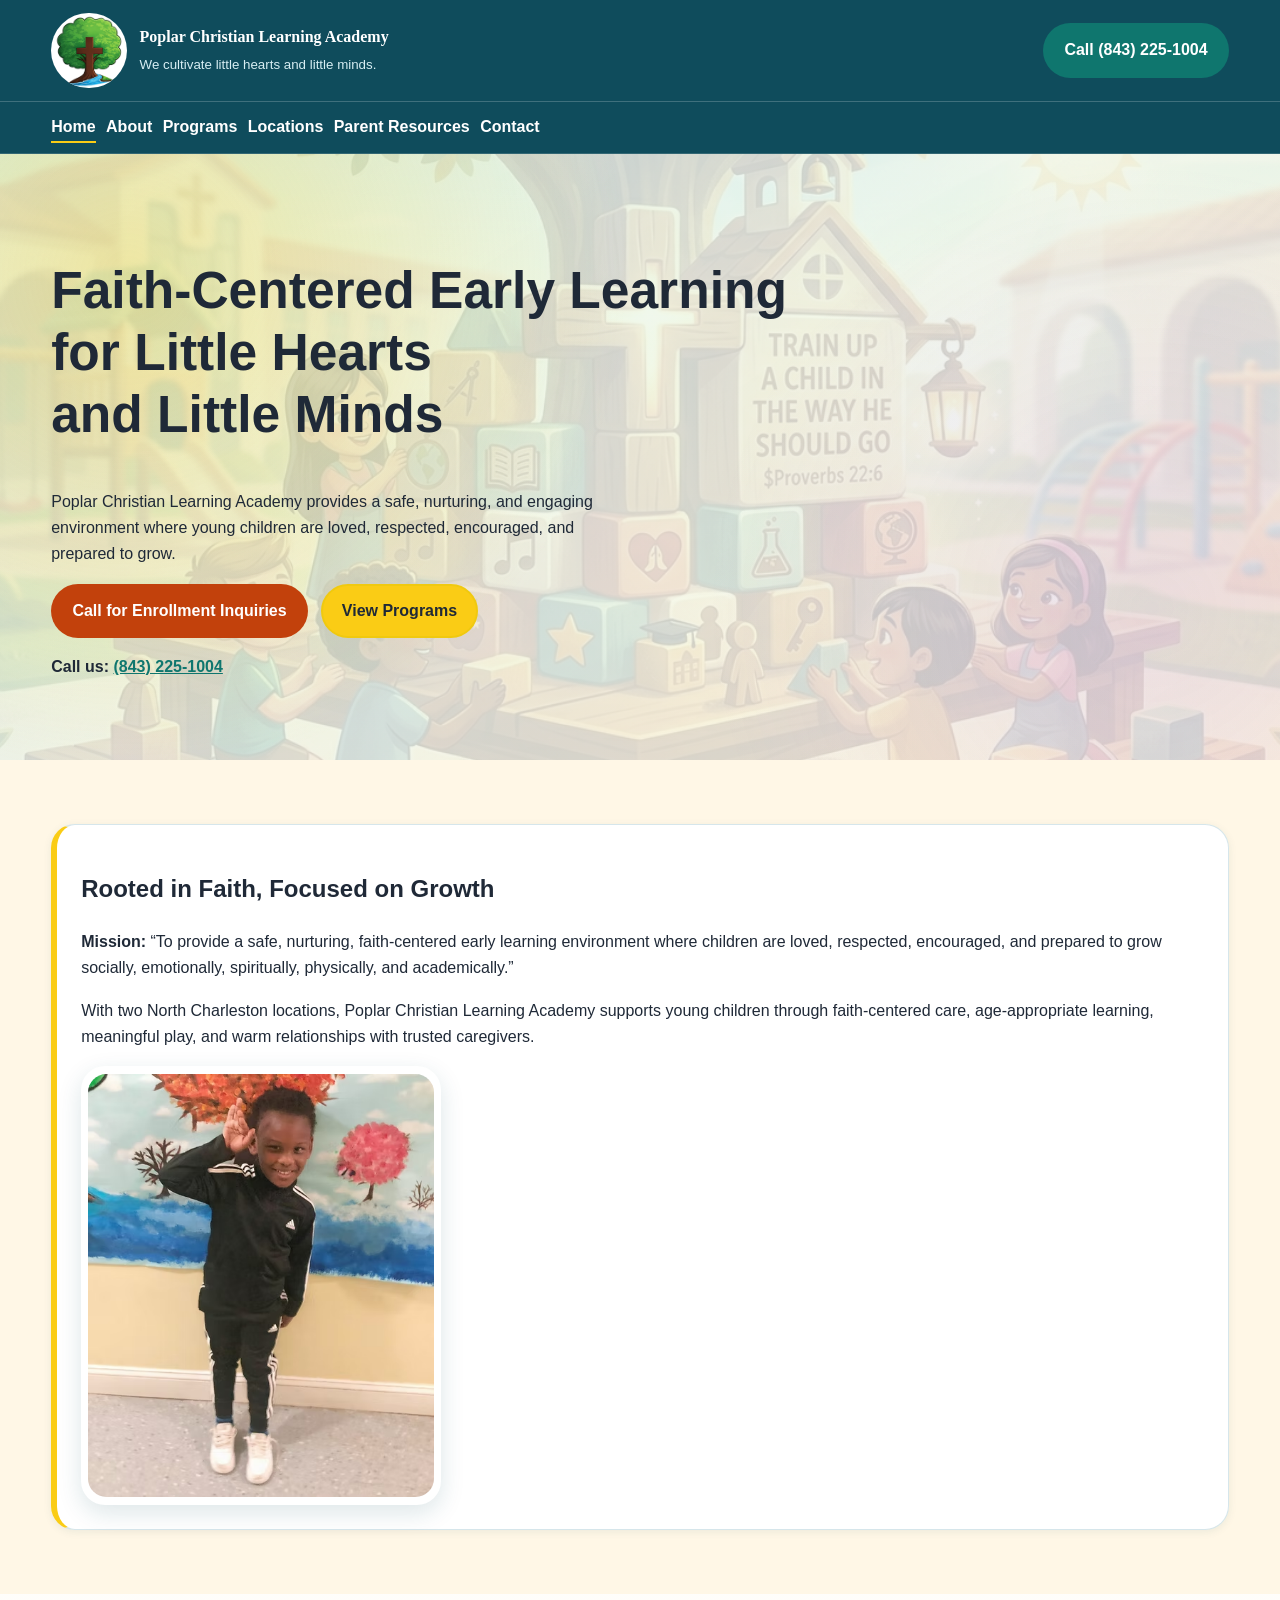
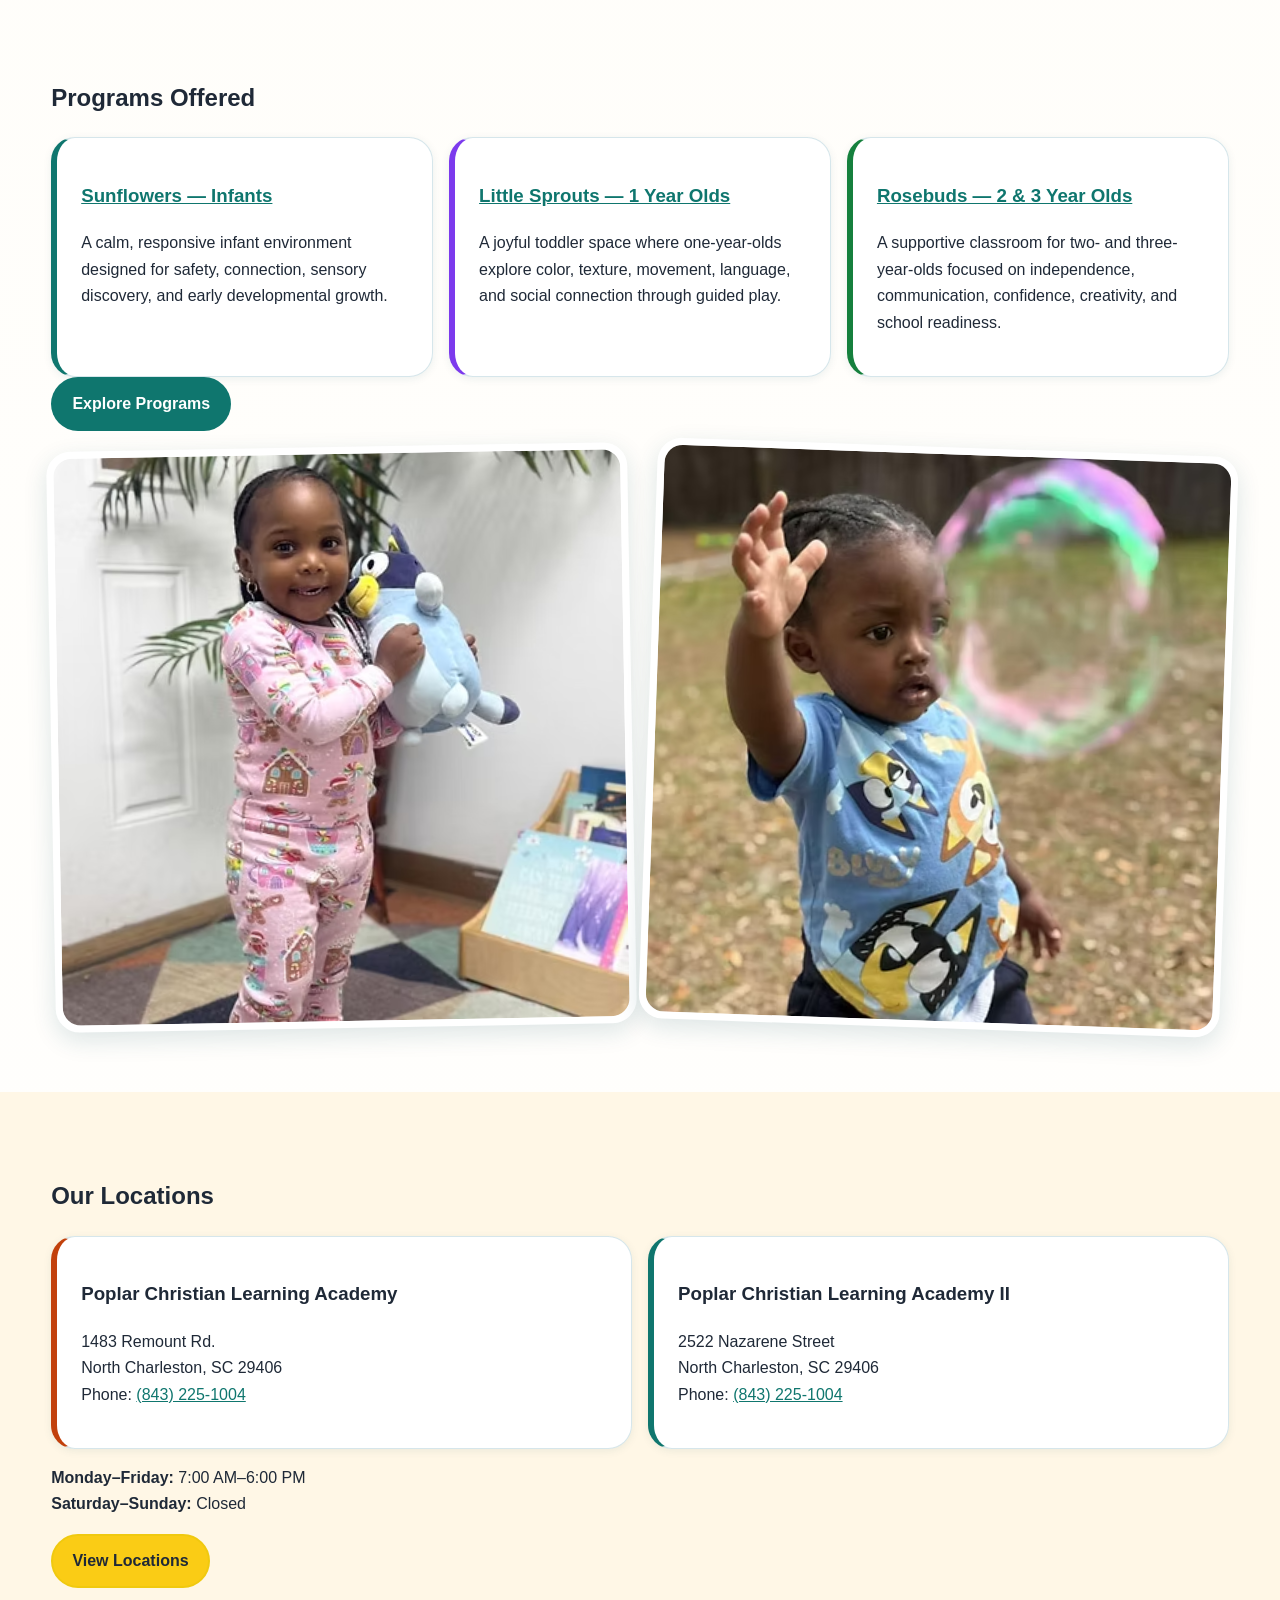
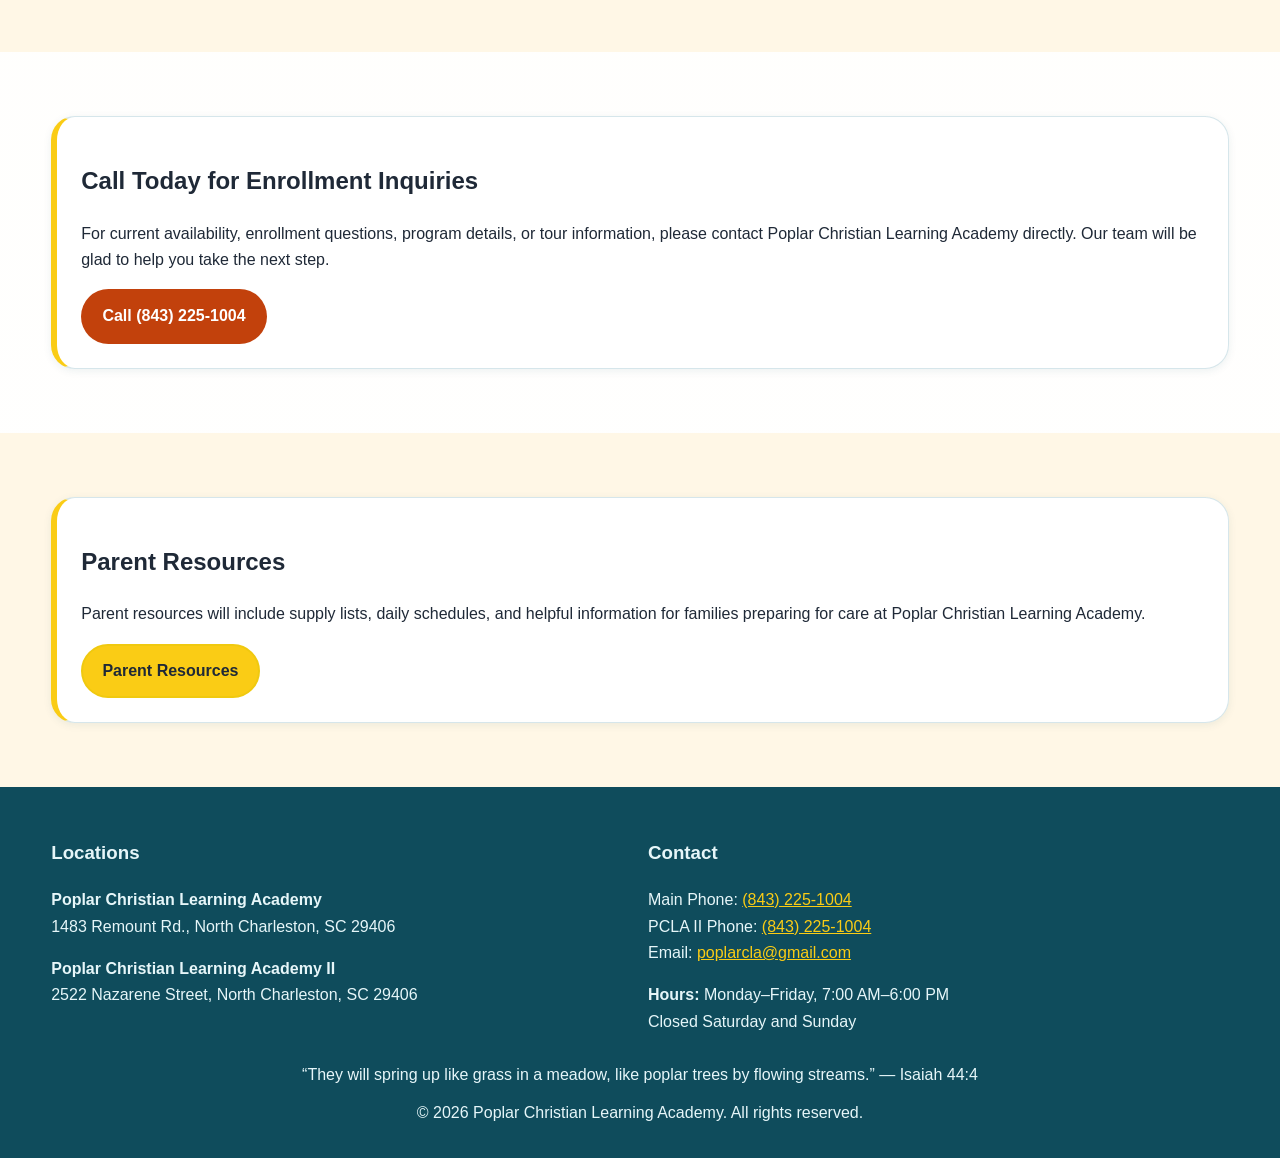
<file: index.html>
<!DOCTYPE html>
<html lang="en">
<head>
  <meta charset="UTF-8" />
  <meta name="viewport" content="width=device-width, initial-scale=1.0" />
  <meta name="description" content="Poplar Christian Learning Academy offers faith-centered early learning in North Charleston. Call for enrollment inquiries and availability." />
  <title>Poplar Christian Learning Academy | Home</title>
  <link rel="stylesheet" href="assets/css/styles.css" />
</head>
<body>
  <a class="skip-link" href="#main-content">Skip to main content</a>
  <header class="site-header">
    <div class="container header-top">
      <a class="brand" href="index.html" aria-label="Poplar Christian Learning Academy Home">
        <img src="assets/images/logo/Poplar_CLA.png" alt="Poplar Christian Learning Academy logo" class="brand-logo" onerror="this.style.display='none'; this.nextElementSibling.style.display='grid';" />
        <span class="brand-fallback" aria-hidden="true">PCLA</span>
        <span class="brand-text">
          <strong>Poplar Christian Learning Academy</strong>
          <small>We cultivate little hearts and little minds.</small>
        </span>
      </a>
      <a class="btn btn-call desktop-call" href="tel:+18432251004">Call (843) 225-1004</a>
      <button class="menu-toggle" id="menu-toggle" aria-expanded="false" aria-controls="primary-nav" aria-label="Toggle navigation menu">
        <span></span><span></span><span></span>
      </button>
    </div>
    <nav class="site-nav" id="primary-nav" aria-label="Main navigation">
      <div class="container nav-inner">
        <a href="index.html" aria-current="page">Home</a>
        <a href="about.html">About</a>
        <a href="programs.html">Programs</a>
        <a href="locations.html">Locations</a>
        <a href="parent-resources.html">Parent Resources</a>
        <a href="contact.html">Contact</a>
        <a class="btn btn-call mobile-call" href="tel:+18432251004">Call (843) 225-1004</a>
      </div>
    </nav>
  </header>

  <main id="main-content">
    <section class="hero section home-hero">
      <div class="container">
        <h1>Faith-Centered Early Learning<br />
          for Little Hearts<br />
          and Little Minds</h1>
        <p>Poplar Christian Learning Academy provides a safe, nurturing, and engaging environment where young children are loved, respected, encouraged, and prepared to grow.</p>
        <div class="hero-actions">
          <a class="btn btn-primary" href="tel:+18432251004">Call for Enrollment Inquiries</a>
          <a class="btn btn-secondary" href="programs.html">View Programs</a>
        </div>
        <p class="hero-phone">Call us: <a href="tel:+18432251004">(843) 225-1004</a></p>
      </div>
    </section>

    <section class="section">
      <div class="container card">
        <h2>Rooted in Faith, Focused on Growth</h2>
        <p><strong>Mission:</strong> “To provide a safe, nurturing, faith-centered early learning environment where children are loved, respected, encouraged, and prepared to grow socially, emotionally, spiritually, physically, and academically.”</p>
        <p>With two North Charleston locations, Poplar Christian Learning Academy supports young children through faith-centered care, age-appropriate learning, meaningful play, and warm relationships with trusted caregivers.</p>
              <figure class="photo-card child-photo homepage-photo">
          <img src="assets/images/programs/lilman_wavinghello.avif" alt="Child at Poplar Christian Learning Academy" loading="lazy" decoding="async" />
        </figure>
      </div>
    </section>

    <section class="section">
      <div class="container">
        <h2>Programs Offered</h2>
        <div class="grid cards-3">
          <article class="card">
            <h3><a href="programs.html#sunflowers">Sunflowers — Infants</a></h3>
            <p>A calm, responsive infant environment designed for safety, connection, sensory discovery, and early developmental growth.</p>
          </article>
          <article class="card">
            <h3><a href="programs.html#little-sprouts">Little Sprouts — 1 Year Olds</a></h3>
            <p>A joyful toddler space where one-year-olds explore color, texture, movement, language, and social connection through guided play.</p>
          </article>
          <article class="card">
            <h3><a href="programs.html#rosebuds">Rosebuds — 2 &amp; 3 Year Olds</a></h3>
            <p>A supportive classroom for two- and three-year-olds focused on independence, communication, confidence, creativity, and school readiness.</p>
          </article>
        </div>
        <a class="btn btn-primary" href="programs.html">Explore Programs</a>
        <div class="programs-photo-strip">
          <figure class="photo-card child-photo photo-card--tilt-soft">
            <img src="assets/images/programs/babygirl_bluey.avif" alt="Children participating in a learning activity at Poplar Christian Learning Academy" loading="lazy" decoding="async" />
          </figure>
          <figure class="photo-card child-photo photo-card--tilt-right">
            <img src="assets/images/programs/babyboy_blueyshirt.avif" alt="Children participating in a learning activity at Poplar Christian Learning Academy" loading="lazy" decoding="async" />
          </figure>
        </div>
      </div>
    </section>

    <section class="section alt">
      <div class="container">
        <h2>Our Locations</h2>
        <div class="grid cards-2">
          <article class="card">
            <h3>Poplar Christian Learning Academy</h3>
            <p>1483 Remount Rd.<br />North Charleston, SC 29406<br />Phone: <a href="tel:+18432251004">(843) 225-1004</a></p>
          </article>
          <article class="card">
            <h3>Poplar Christian Learning Academy II</h3>
            <p>2522 Nazarene Street<br />North Charleston, SC 29406<br />Phone: <a href="tel:+18432251004">(843) 225-1004</a></p>
          </article>
        </div>
        <p><strong>Monday–Friday:</strong> 7:00 AM–6:00 PM<br /><strong>Saturday–Sunday:</strong> Closed</p>
        <a class="btn btn-secondary" href="locations.html">View Locations</a>
      </div>
    </section>

    <section class="section cta">
      <div class="container card">
        <h2>Call Today for Enrollment Inquiries</h2>
        <p>For current availability, enrollment questions, program details, or tour information, please contact Poplar Christian Learning Academy directly. Our team will be glad to help you take the next step.</p>
        <a class="btn btn-primary" href="tel:+18432251004">Call (843) 225-1004</a>
      </div>
    </section>

    <section class="section">
      <div class="container card">
        <h2>Parent Resources</h2>
        <p>Parent resources will include supply lists, daily schedules, and helpful information for families preparing for care at Poplar Christian Learning Academy.</p>
        <a class="btn btn-secondary" href="parent-resources.html">Parent Resources</a>
      </div>
    </section>
  </main>

  <footer class="site-footer">
    <div class="container footer-grid">
      <div>
        <h3>Locations</h3>
        <p><strong>Poplar Christian Learning Academy</strong><br />1483 Remount Rd., North Charleston, SC 29406</p>
        <p><strong>Poplar Christian Learning Academy II</strong><br />2522 Nazarene Street, North Charleston, SC 29406</p>
      </div>
      <div>
        <h3>Contact</h3>
        <p>Main Phone: <a href="tel:+18432251004">(843) 225-1004</a><br />PCLA II Phone: <a href="tel:+18432251004">(843) 225-1004</a><br />Email: <a href="mailto:poplarcla@gmail.com">poplarcla@gmail.com</a></p>
        <p><strong>Hours:</strong> Monday–Friday, 7:00 AM–6:00 PM<br />Closed Saturday and Sunday</p>
      </div>
    </div>
    <p class="scripture">“They will spring up like grass in a meadow, like poplar trees by flowing streams.” — Isaiah 44:4</p>
    <p class="copyright">© 2026 Poplar Christian Learning Academy. All rights reserved.</p>
  </footer>

  <script src="assets/js/main.js"></script>
</body>
</html>
</file>
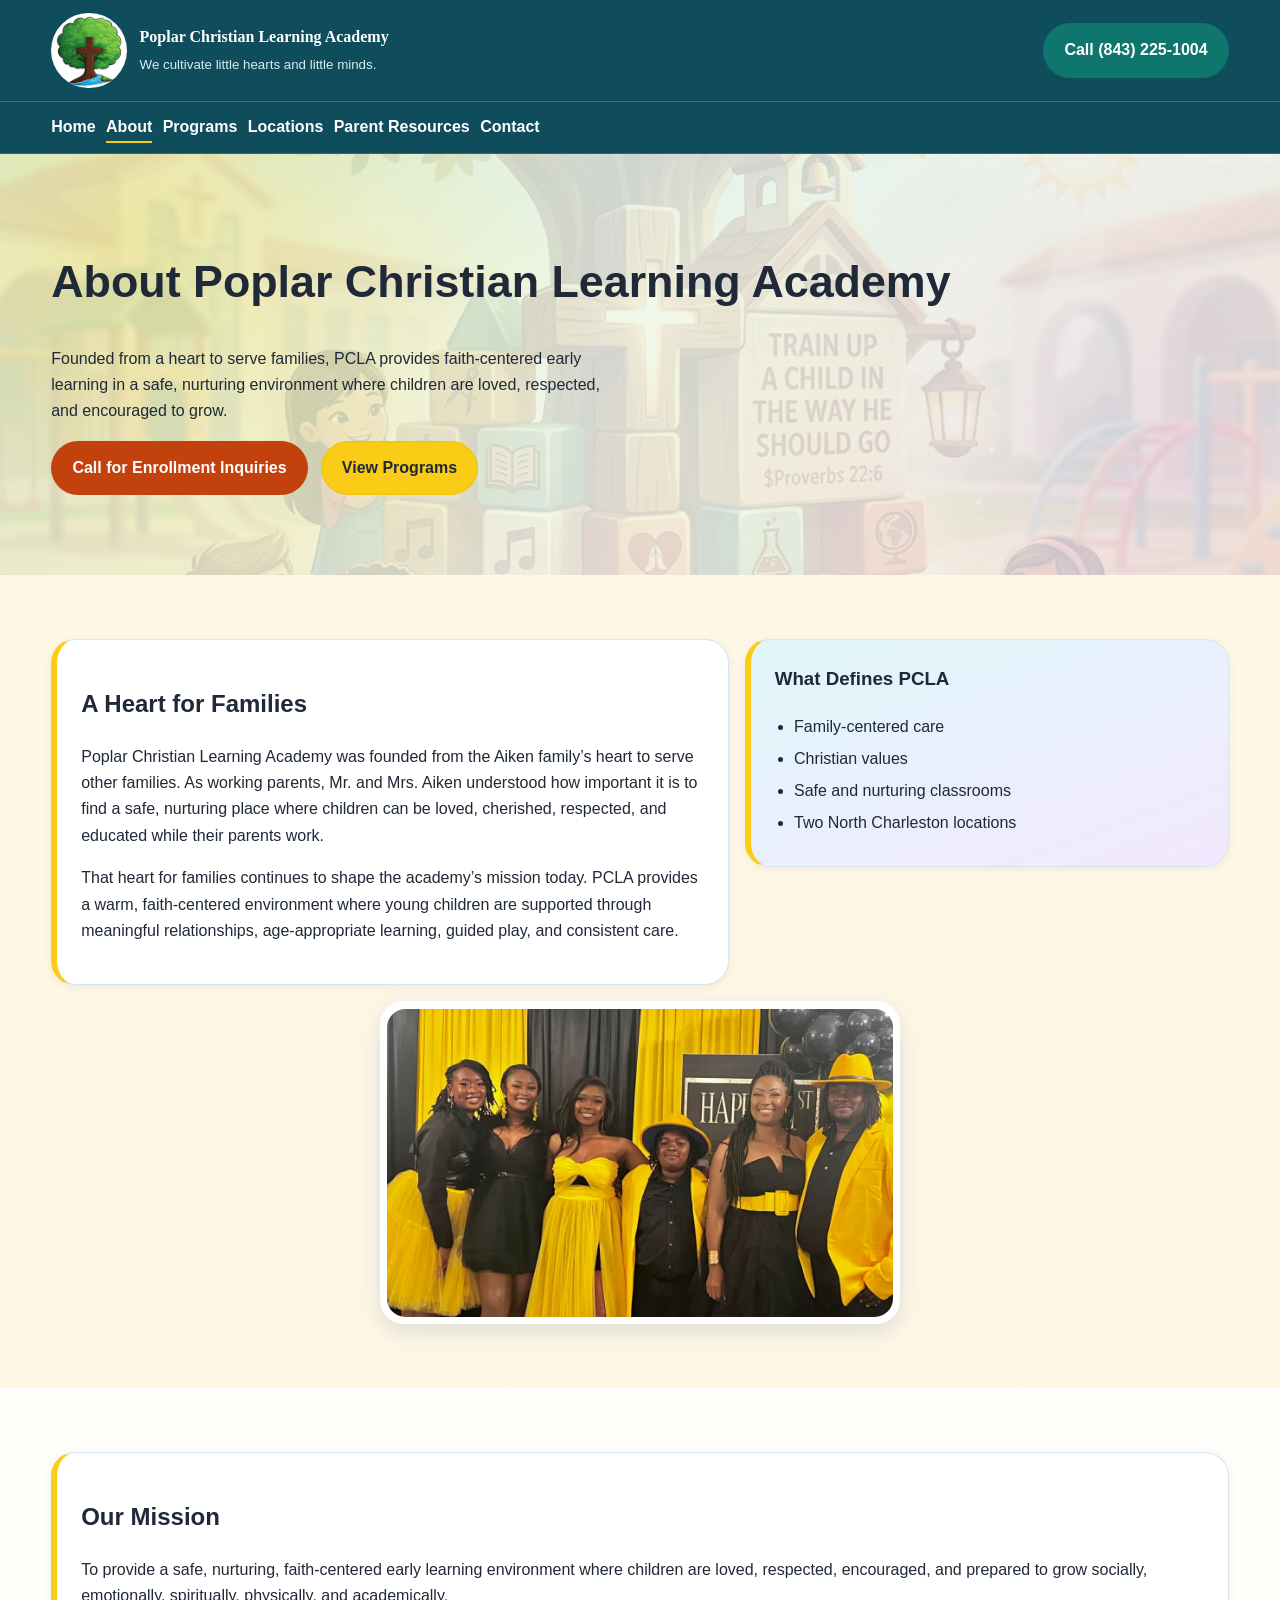
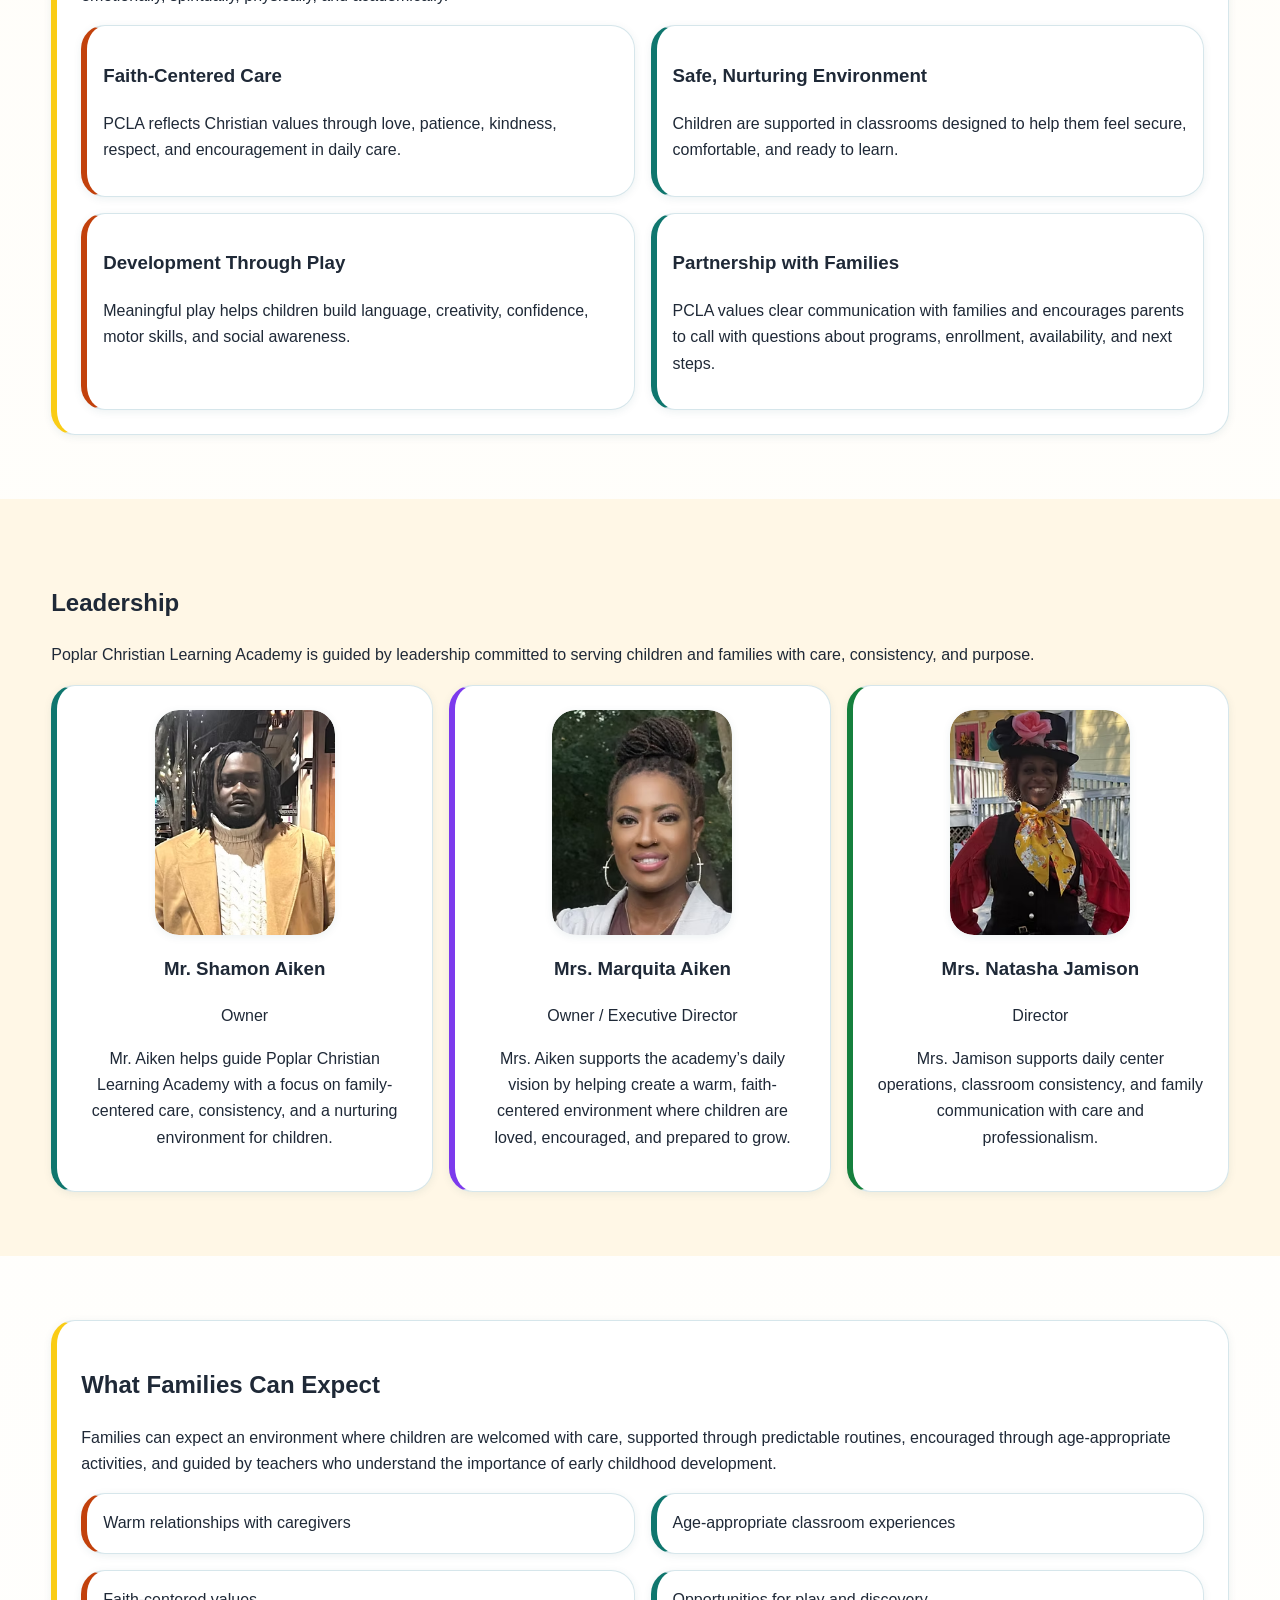
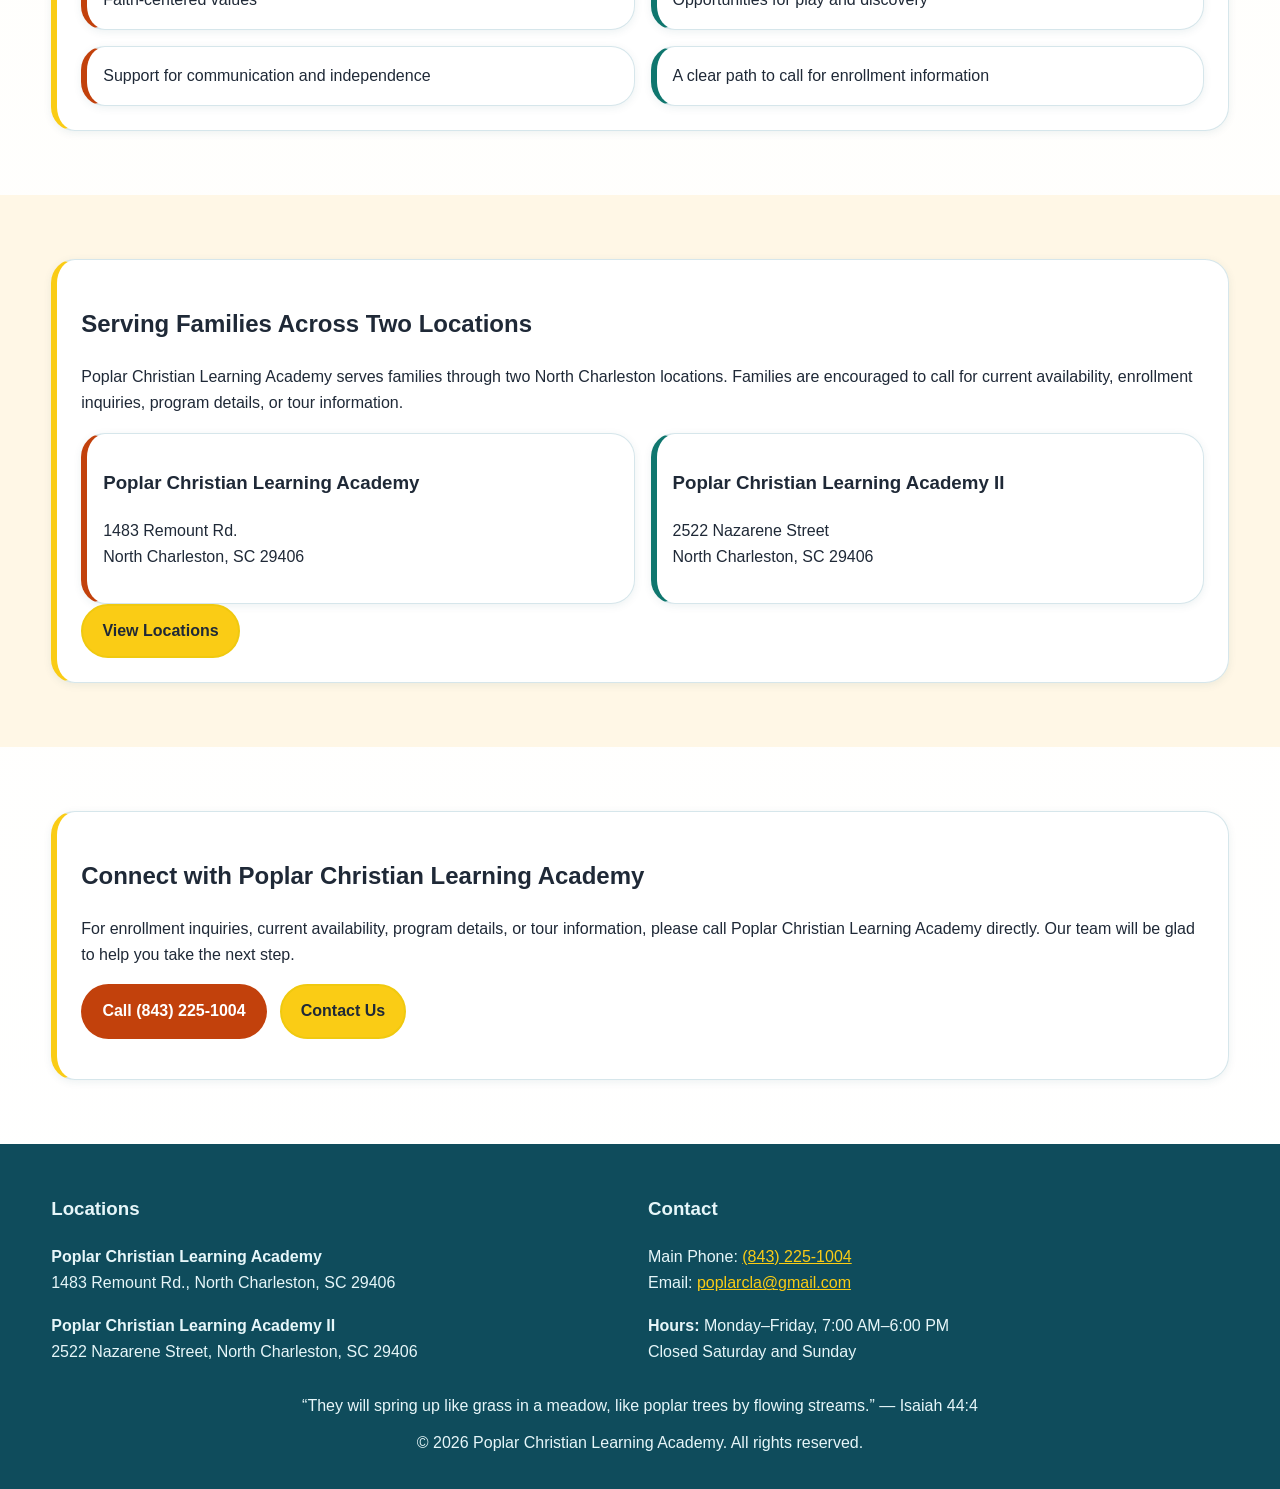
<file: about.html>
<!DOCTYPE html>
<html lang="en">
<head>
  <meta charset="UTF-8" />
  <meta name="viewport" content="width=device-width, initial-scale=1.0" />
  <meta name="description" content="Learn about Poplar Christian Learning Academy's family-centered story, mission, leadership, and faith-centered early learning environment." />
  <title>Poplar Christian Learning Academy | About</title>
  <link rel="stylesheet" href="assets/css/styles.css" />
</head>
<body>
  <a class="skip-link" href="#main-content">Skip to main content</a>
  <header class="site-header">
    <div class="container header-top">
      <a class="brand" href="index.html" aria-label="Poplar Christian Learning Academy Home">
        <img src="assets/images/logo/Poplar_CLA.png" alt="Poplar Christian Learning Academy logo" class="brand-logo" onerror="this.style.display='none'; this.nextElementSibling.style.display='grid';" />
        <span class="brand-fallback" aria-hidden="true">PCLA</span>
        <span class="brand-text"><strong>Poplar Christian Learning Academy</strong><small>We cultivate little hearts and little minds.</small></span>
      </a>
      <a class="btn btn-call desktop-call" href="tel:+18432251004">Call (843) 225-1004</a>
      <button class="menu-toggle" id="menu-toggle" aria-expanded="false" aria-controls="primary-nav" aria-label="Toggle navigation menu"><span></span><span></span><span></span></button>
    </div>
    <nav class="site-nav" id="primary-nav" aria-label="Main navigation">
      <div class="container nav-inner">
        <a href="index.html">Home</a><a href="about.html" aria-current="page">About</a><a href="programs.html">Programs</a><a href="locations.html">Locations</a><a href="parent-resources.html">Parent Resources</a><a href="contact.html">Contact</a>
        <a class="btn btn-call mobile-call" href="tel:+18432251004">Call (843) 225-1004</a>
      </div>
    </nav>
  </header>

  <main id="main-content">
    <section class="section hero">
      <div class="container">
        <h1>About Poplar Christian Learning Academy</h1>
        <p>Founded from a heart to serve families, PCLA provides faith-centered early learning in a safe, nurturing environment where children are loved, respected, and encouraged to grow.</p>
        <div class="hero-actions">
          <a class="btn btn-primary" href="tel:+18432251004">Call for Enrollment Inquiries</a>
          <a class="btn btn-secondary" href="programs.html">View Programs</a>
        </div>
      </div>
    </section>

    <section class="section">
      <div class="container about-story-grid">
        <article class="card">
          <h2>A Heart for Families</h2>
          <p>Poplar Christian Learning Academy was founded from the Aiken family’s heart to serve other families. As working parents, Mr. and Mrs. Aiken understood how important it is to find a safe, nurturing place where children can be loved, cherished, respected, and educated while their parents work.</p>
          <p>That heart for families continues to shape the academy’s mission today. PCLA provides a warm, faith-centered environment where young children are supported through meaningful relationships, age-appropriate learning, guided play, and consistent care.</p>
        </article>
        <aside class="card about-highlight" aria-label="PCLA highlights">
          <h3>What Defines PCLA</h3>
          <ul>
            <li>Family-centered care</li>
            <li>Christian values</li>
            <li>Safe and nurturing classrooms</li>
            <li>Two North Charleston locations</li>
          </ul>
        </aside>
      </div>
      <div class="about-family-figure">
        <figure class="photo-card child-photo">
          <img src="assets/images/about/familyimage.avif" alt="Family associated with Poplar Christian Learning Academy" loading="lazy" decoding="async" />
        </figure>
      </div>
    </section>

    <section class="section alt">
      <div class="container">
        <div class="card">
          <h2>Our Mission</h2>
          <p>To provide a safe, nurturing, faith-centered early learning environment where children are loved, respected, encouraged, and prepared to grow socially, emotionally, spiritually, physically, and academically.</p>
          <div class="grid cards-2 about-values-grid">
            <article class="card mini-card">
              <h3>Faith-Centered Care</h3>
              <p>PCLA reflects Christian values through love, patience, kindness, respect, and encouragement in daily care.</p>
            </article>
            <article class="card mini-card">
              <h3>Safe, Nurturing Environment</h3>
              <p>Children are supported in classrooms designed to help them feel secure, comfortable, and ready to learn.</p>
            </article>
            <article class="card mini-card">
              <h3>Development Through Play</h3>
              <p>Meaningful play helps children build language, creativity, confidence, motor skills, and social awareness.</p>
            </article>
            <article class="card mini-card">
              <h3>Partnership with Families</h3>
              <p>PCLA values clear communication with families and encourages parents to call with questions about programs, enrollment, availability, and next steps.</p>
            </article>
          </div>
        </div>
      </div>
    </section>

    <section class="section">
      <div class="container">
        <h2>Leadership</h2>
        <p>Poplar Christian Learning Academy is guided by leadership committed to serving children and families with care, consistency, and purpose.</p>
        <div class="grid cards-3 about-leadership-grid">
          <article class="card about-leader-card">
            <figure class="leader-photo">
              <img src="assets/images/about/owner1.avif" alt="Mr. Shamon Aiken, owner of Poplar Christian Learning Academy" loading="lazy" decoding="async" class="image-position-top" />
            </figure>
            <h3>Mr. Shamon Aiken</h3>
            <p>Owner</p><p>Mr. Aiken helps guide Poplar Christian Learning Academy with a focus on family-centered care, consistency, and a nurturing environment for children.</p>
          </article>
          <article class="card about-leader-card">
            <figure class="leader-photo">
              <img src="assets/images/about/owner2.avif" alt="Mrs. Marquita Aiken, owner and executive director of Poplar Christian Learning Academy" loading="lazy" decoding="async" class="image-position-top" />
            </figure>
            <h3>Mrs. Marquita Aiken</h3>
            <p>Owner / Executive Director</p><p>Mrs. Aiken supports the academy’s daily vision by helping create a warm, faith-centered environment where children are loved, encouraged, and prepared to grow.</p>
          </article>
          <article class="card about-leader-card">
            <figure class="leader-photo">
              <img src="assets/images/about/director1.avif" alt="Mrs. Natasha Jamison, director of Poplar Christian Learning Academy" loading="lazy" decoding="async" class="image-position-center" />
            </figure>
            <h3>Mrs. Natasha Jamison</h3>
            <p>Director</p><p>Mrs. Jamison supports daily center operations, classroom consistency, and family communication with care and professionalism.</p>
          </article>
        </div>
      </div>
    </section>

    <section class="section alt">
      <div class="container card">
        <h2>What Families Can Expect</h2>
        <p>Families can expect an environment where children are welcomed with care, supported through predictable routines, encouraged through age-appropriate activities, and guided by teachers who understand the importance of early childhood development.</p>
        <div class="grid cards-2 about-expect-grid">
          <div class="card mini-card">Warm relationships with caregivers</div>
          <div class="card mini-card">Age-appropriate classroom experiences</div>
          <div class="card mini-card">Faith-centered values</div>
          <div class="card mini-card">Opportunities for play and discovery</div>
          <div class="card mini-card">Support for communication and independence</div>
          <div class="card mini-card">A clear path to call for enrollment information</div>
        </div>
      </div>
    </section>

    <section class="section">
      <div class="container card">
        <h2>Serving Families Across Two Locations</h2>
        <p>Poplar Christian Learning Academy serves families through two North Charleston locations. Families are encouraged to call for current availability, enrollment inquiries, program details, or tour information.</p>
        <div class="grid cards-2 about-location-grid">
          <article class="card mini-card">
            <h3>Poplar Christian Learning Academy</h3>
            <p>1483 Remount Rd.<br />North Charleston, SC 29406</p>
          </article>
          <article class="card mini-card">
            <h3>Poplar Christian Learning Academy II</h3>
            <p>2522 Nazarene Street<br />North Charleston, SC 29406</p>
          </article>
        </div>
        <a class="btn btn-secondary" href="locations.html">View Locations</a>
      </div>
    </section>

    <section class="section alt">
      <div class="container card enrollment-cta">
        <h2>Connect with Poplar Christian Learning Academy</h2>
        <p>For enrollment inquiries, current availability, program details, or tour information, please call Poplar Christian Learning Academy directly. Our team will be glad to help you take the next step.</p>
        <div class="hero-actions">
          <a class="btn btn-primary" href="tel:+18432251004">Call (843) 225-1004</a>
          <a class="btn btn-secondary" href="contact.html">Contact Us</a>
        </div>
      </div>
    </section>
  </main>

  <footer class="site-footer">
    <div class="container footer-grid">
      <div><h3>Locations</h3><p><strong>Poplar Christian Learning Academy</strong><br />1483 Remount Rd., North Charleston, SC 29406</p><p><strong>Poplar Christian Learning Academy II</strong><br />2522 Nazarene Street, North Charleston, SC 29406</p></div>
      <div><h3>Contact</h3><p>Main Phone: <a href="tel:+18432251004">(843) 225-1004</a><br />Email: <a href="mailto:poplarcla@gmail.com">poplarcla@gmail.com</a></p><p><strong>Hours:</strong> Monday–Friday, 7:00 AM–6:00 PM<br />Closed Saturday and Sunday</p></div>
    </div>
    <p class="scripture">“They will spring up like grass in a meadow, like poplar trees by flowing streams.” — Isaiah 44:4</p>
    <p class="copyright">© 2026 Poplar Christian Learning Academy. All rights reserved.</p>
  </footer>

  <script src="assets/js/main.js"></script>
</body>
</html>
</file>
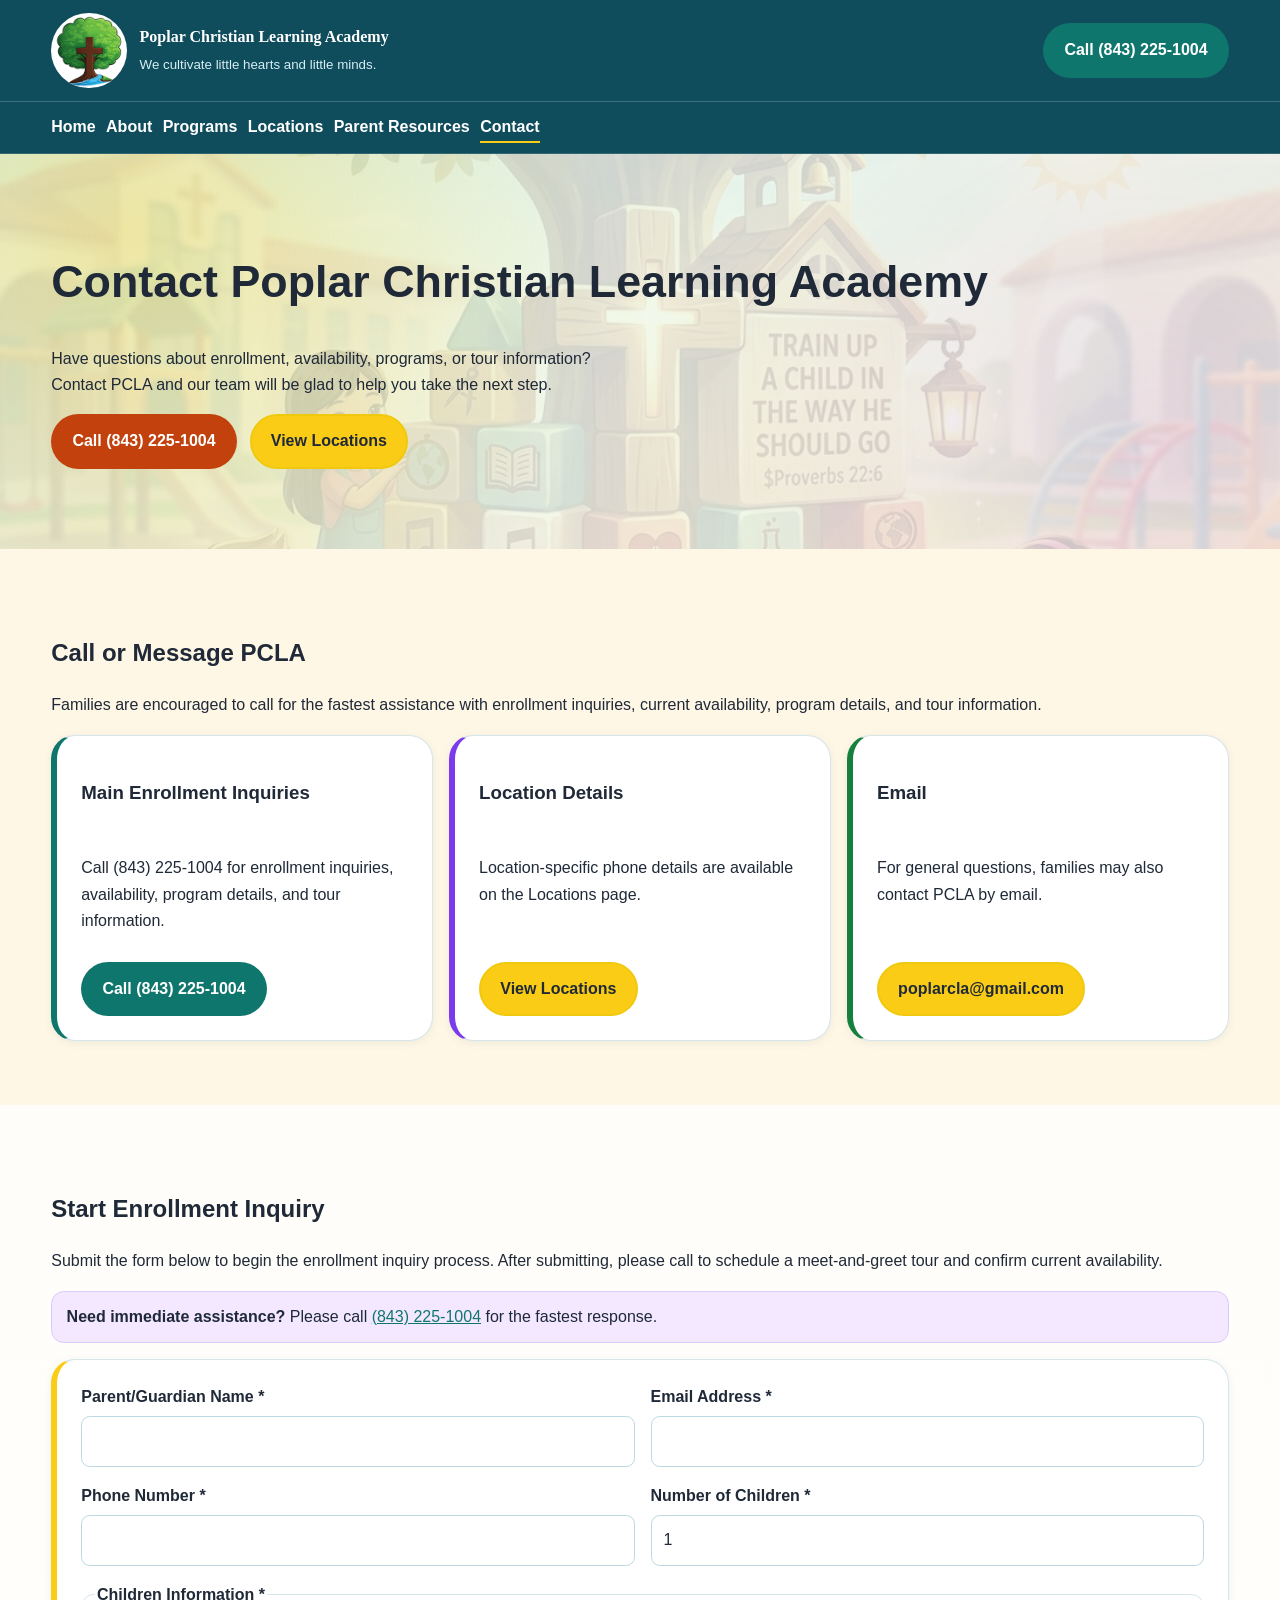
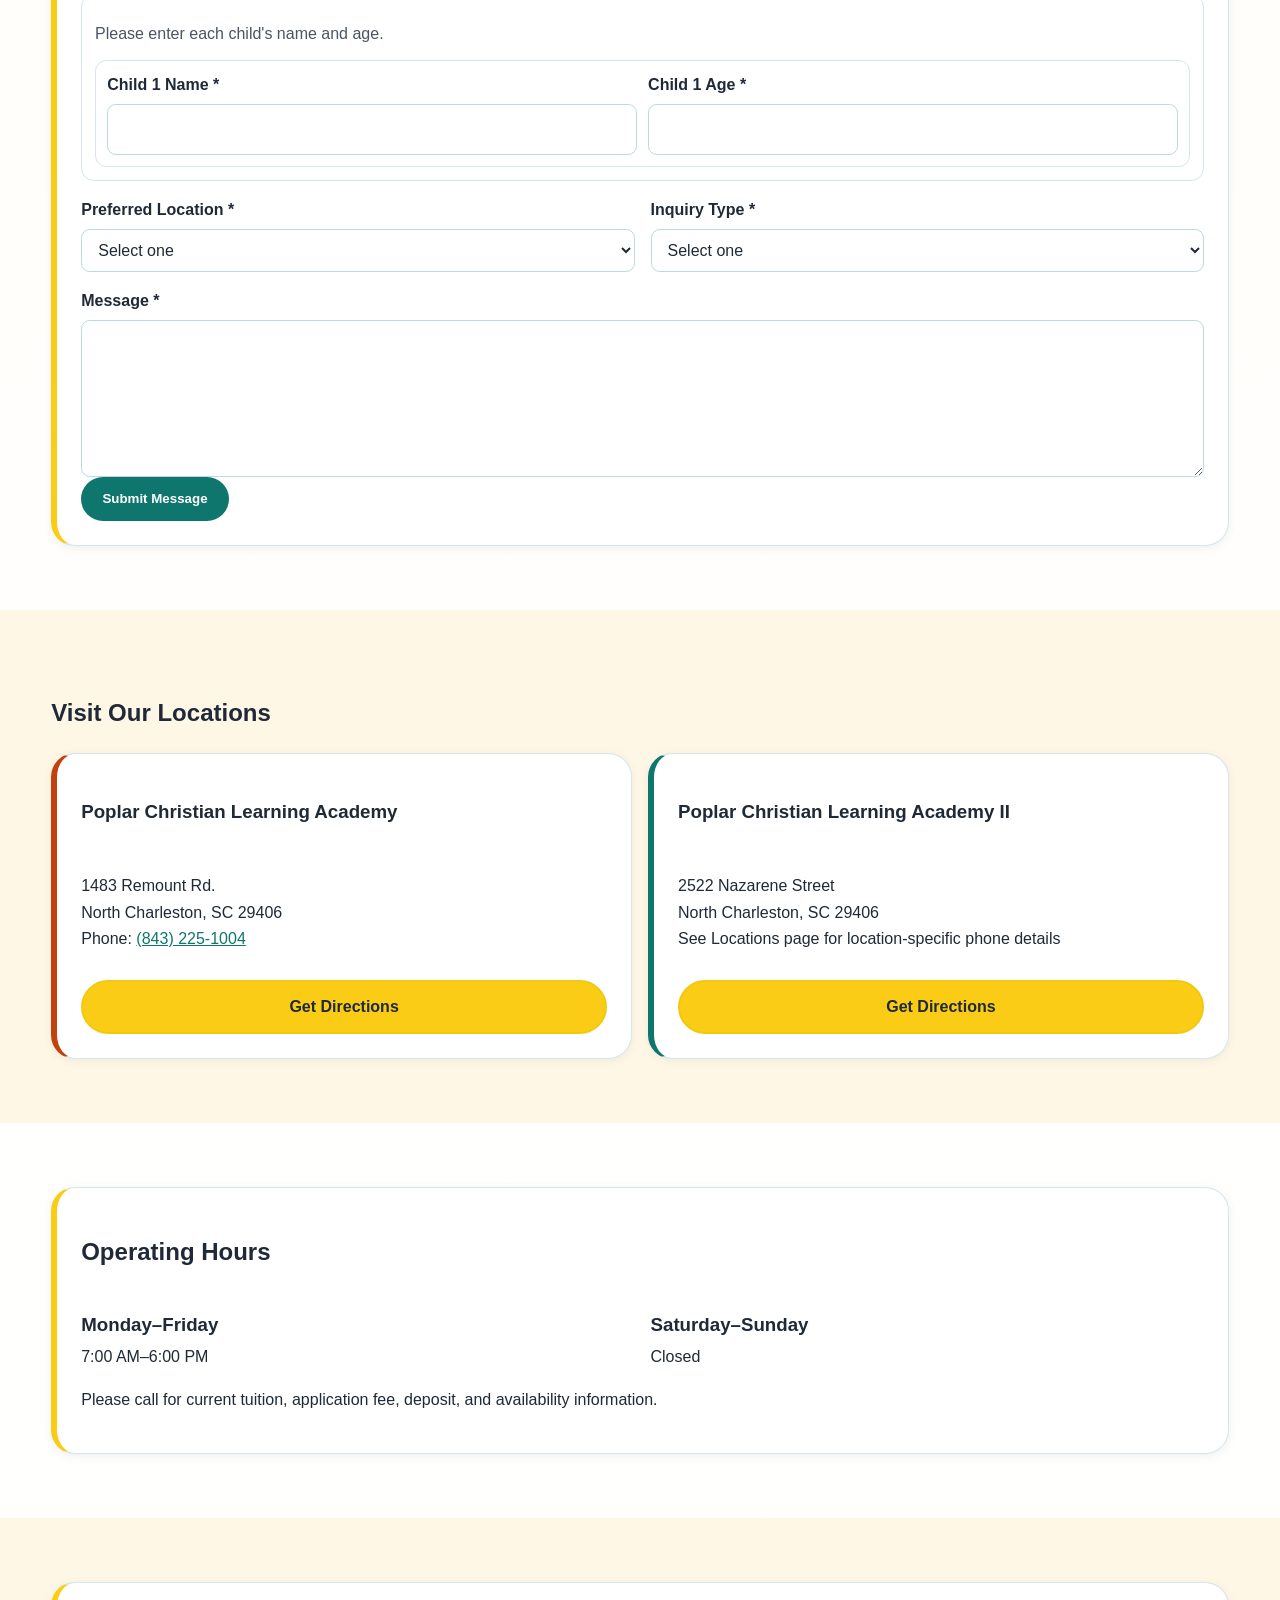
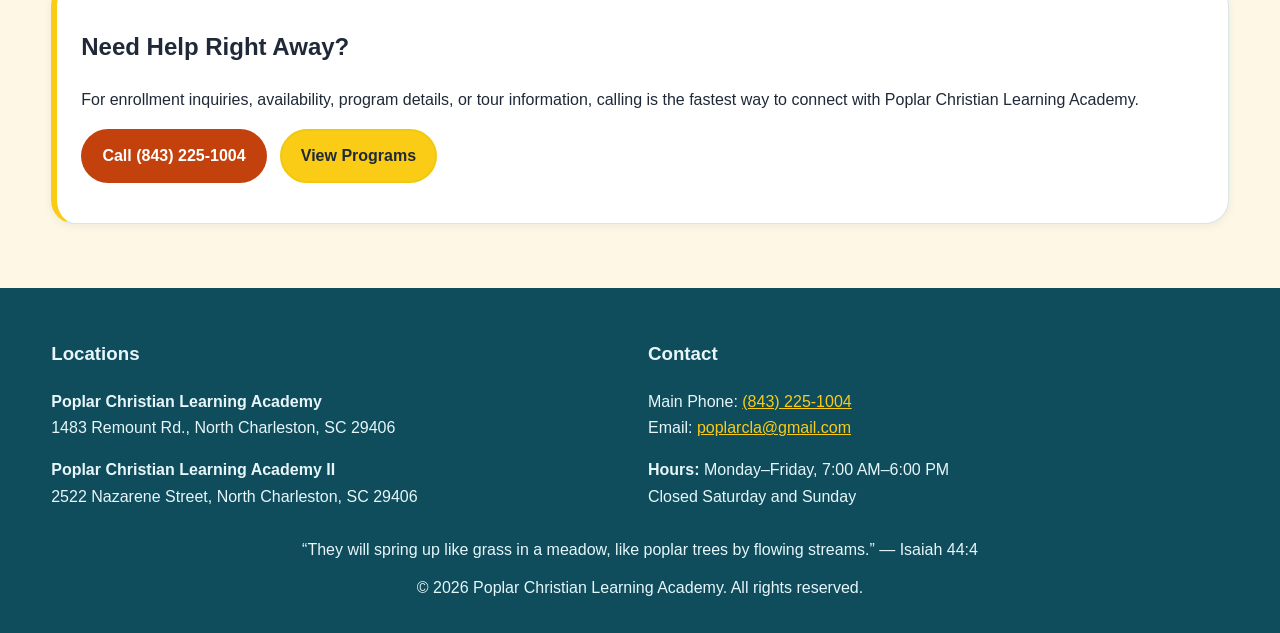
<file: contact.html>
<!DOCTYPE html>
<html lang="en">
<head>
  <meta charset="UTF-8" />
  <meta name="viewport" content="width=device-width, initial-scale=1.0" />
  <meta name="description" content="Contact Poplar Christian Learning Academy for enrollment inquiries, availability, program details, and tour information." />
  <title>Poplar Christian Learning Academy | Contact</title>
  <link rel="stylesheet" href="assets/css/styles.css" />
</head>
<body>
  <a class="skip-link" href="#main-content">Skip to main content</a>
  <header class="site-header">
    <div class="container header-top">
      <a class="brand" href="index.html" aria-label="Poplar Christian Learning Academy Home">
        <img src="assets/images/logo/Poplar_CLA.png" alt="Poplar Christian Learning Academy logo" class="brand-logo" onerror="this.style.display='none'; this.nextElementSibling.style.display='grid';" />
        <span class="brand-fallback" aria-hidden="true">PCLA</span>
        <span class="brand-text"><strong>Poplar Christian Learning Academy</strong><small>We cultivate little hearts and little minds.</small></span>
      </a>
      <a class="btn btn-call desktop-call" href="tel:+18432251004">Call (843) 225-1004</a>
      <button class="menu-toggle" id="menu-toggle" aria-expanded="false" aria-controls="primary-nav" aria-label="Toggle navigation menu"><span></span><span></span><span></span></button>
    </div>
    <nav class="site-nav" id="primary-nav" aria-label="Main navigation">
      <div class="container nav-inner">
        <a href="index.html">Home</a><a href="about.html">About</a><a href="programs.html">Programs</a><a href="locations.html">Locations</a><a href="parent-resources.html">Parent Resources</a><a href="contact.html" aria-current="page">Contact</a>
        <a class="btn btn-call mobile-call" href="tel:+18432251004">Call (843) 225-1004</a>
      </div>
    </nav>
  </header>

  <main id="main-content">
    <section class="section hero">
      <div class="container">
        <h1>Contact Poplar Christian Learning Academy</h1>
        <p>Have questions about enrollment, availability, programs, or tour information? Contact PCLA and our team will be glad to help you take the next step.</p>
        <div class="hero-actions">
          <a class="btn btn-primary" href="tel:+18432251004">Call (843) 225-1004</a>
          <a class="btn btn-secondary" href="locations.html">View Locations</a>
        </div>
      </div>
    </section>

    <section class="section">
      <div class="container">
        <h2>Call or Message PCLA</h2>
        <p>Families are encouraged to call for the fastest assistance with enrollment inquiries, current availability, program details, and tour information.</p>
        <div class="grid cards-3 contact-options-grid">
          <article class="card contact-option-card">
            <h3>Main Enrollment Inquiries</h3>
            <p>Call (843) 225-1004 for enrollment inquiries, availability, program details, and tour information.</p>
            <a class="btn btn-primary" href="tel:+18432251004">Call (843) 225-1004</a>
          </article>
          <article class="card contact-option-card">
            <h3>Location Details</h3>
            <p>Location-specific phone details are available on the Locations page.</p>
            <a class="btn btn-secondary" href="locations.html">View Locations</a>
          </article>
          <article class="card contact-option-card">
            <h3>Email</h3>
            <p>For general questions, families may also contact PCLA by email.</p>
            <a class="btn btn-secondary" href="mailto:poplarcla@gmail.com">poplarcla@gmail.com</a>
          </article>
        </div>
      </div>
    </section>

    <section class="section alt">
      <div class="container">
        <h2>Start Enrollment Inquiry</h2>
        <p>Submit the form below to begin the enrollment inquiry process. After submitting, please call to schedule a meet-and-greet tour and confirm current availability.</p>
        <p class="contact-callout"><strong>Need immediate assistance?</strong> Please call <a href="tel:+18432251004">(843) 225-1004</a> for the fastest response.</p>

        <form id="contact-form" class="card contact-form" novalidate>
          <div id="contact-form-message" class="form-message" role="status" aria-live="polite"></div>
          <div class="form-grid">
            <div class="form-field">
              <label for="parent-name">Parent/Guardian Name <span aria-hidden="true">*</span></label>
              <input id="parent-name" name="parentName" type="text" autocomplete="name" required />
            </div>
            <div class="form-field">
              <label for="email">Email Address <span aria-hidden="true">*</span></label>
              <input id="email" name="email" type="email" autocomplete="email" required />
            </div>
            <div class="form-field">
              <label for="phone">Phone Number <span aria-hidden="true">*</span></label>
              <input id="phone" name="phone" type="tel" autocomplete="tel" required />
            </div>
            <div class="form-field">
              <label for="children-count">Number of Children <span aria-hidden="true">*</span></label>
              <input id="children-count" name="childrenCount" type="number" min="1" step="1" value="1" inputmode="numeric" required />
            </div>
          </div>

          <fieldset class="children-fieldset">
            <legend>Children Information <span aria-hidden="true">*</span></legend>
            <p class="field-help">Please enter each child&apos;s name and age.</p>
            <div id="children-fields" class="children-fields"></div>
          </fieldset>

          <div class="form-grid">
            <div class="form-field">
              <label for="preferred-location">Preferred Location <span aria-hidden="true">*</span></label>
              <select id="preferred-location" name="preferredLocation" required>
                <option value="" selected disabled>Select one</option>
                <option>Poplar Christian Learning Academy — Remount Rd.</option>
                <option>Poplar Christian Learning Academy II — Nazarene Street</option>
                <option>Not Sure</option>
              </select>
            </div>
            <div class="form-field">
              <label for="inquiry-type">Inquiry Type <span aria-hidden="true">*</span></label>
              <select id="inquiry-type" name="inquiryType" required>
                <option value="" selected disabled>Select one</option>
                <option>Enrollment Inquiry</option>
                <option>Tour Information</option>
                <option>Program Question</option>
                <option>General Question</option>
              </select>
            </div>
          </div>

          <div class="form-field">
            <label for="message">Message <span aria-hidden="true">*</span></label>
            <textarea id="message" name="message" rows="5" autocomplete="off" required></textarea>
          </div>

          <button type="submit" class="btn btn-primary" id="contact-submit">Submit Message</button>
        </form>
      </div>
    </section>

    <section class="section">
      <div class="container">
        <h2>Visit Our Locations</h2>
        <div class="grid cards-2 locations-grid">
          <article class="card location-card">
            <h3>Poplar Christian Learning Academy</h3>
            <p>1483 Remount Rd.<br />North Charleston, SC 29406<br />Phone: <a href="tel:+18432251004">(843) 225-1004</a></p>
            <a class="btn btn-secondary" href="https://www.google.com/maps/search/?api=1&amp;query=1483%20Remount%20Rd%20North%20Charleston%20SC%2029406" target="_blank" rel="noopener">Get Directions</a>
          </article>
          <article class="card location-card">
            <h3>Poplar Christian Learning Academy II</h3>
            <p>2522 Nazarene Street<br />North Charleston, SC 29406<br />See Locations page for location-specific phone details</p>
            <a class="btn btn-secondary" href="https://www.google.com/maps/search/?api=1&amp;query=2522%20Nazarene%20Street%20North%20Charleston%20SC%2029406" target="_blank" rel="noopener">Get Directions</a>
          </article>
        </div>
      </div>
    </section>

    <section class="section alt">
      <div class="container card">
        <h2>Operating Hours</h2>
        <div class="hours-grid">
          <div><h3>Monday–Friday</h3><p>7:00 AM–6:00 PM</p></div>
          <div><h3>Saturday–Sunday</h3><p>Closed</p></div>
        </div>
        <p>Please call for current tuition, application fee, deposit, and availability information.</p>
      </div>
    </section>

    <section class="section">
      <div class="container card enrollment-cta">
        <h2>Need Help Right Away?</h2>
        <p>For enrollment inquiries, availability, program details, or tour information, calling is the fastest way to connect with Poplar Christian Learning Academy.</p>
        <div class="hero-actions">
          <a class="btn btn-primary" href="tel:+18432251004">Call (843) 225-1004</a>
          <a class="btn btn-secondary" href="programs.html">View Programs</a>
        </div>
      </div>
    </section>
  </main>

  <footer class="site-footer">
    <div class="container footer-grid">
      <div><h3>Locations</h3><p><strong>Poplar Christian Learning Academy</strong><br />1483 Remount Rd., North Charleston, SC 29406</p><p><strong>Poplar Christian Learning Academy II</strong><br />2522 Nazarene Street, North Charleston, SC 29406</p></div>
      <div><h3>Contact</h3><p>Main Phone: <a href="tel:+18432251004">(843) 225-1004</a><br />Email: <a href="mailto:poplarcla@gmail.com">poplarcla@gmail.com</a></p><p><strong>Hours:</strong> Monday–Friday, 7:00 AM–6:00 PM<br />Closed Saturday and Sunday</p></div>
    </div>
    <p class="scripture">“They will spring up like grass in a meadow, like poplar trees by flowing streams.” — Isaiah 44:4</p>
    <p class="copyright">© 2026 Poplar Christian Learning Academy. All rights reserved.</p>
  </footer>

  <script src="assets/js/main.js"></script>
</body>
</html>
</file>
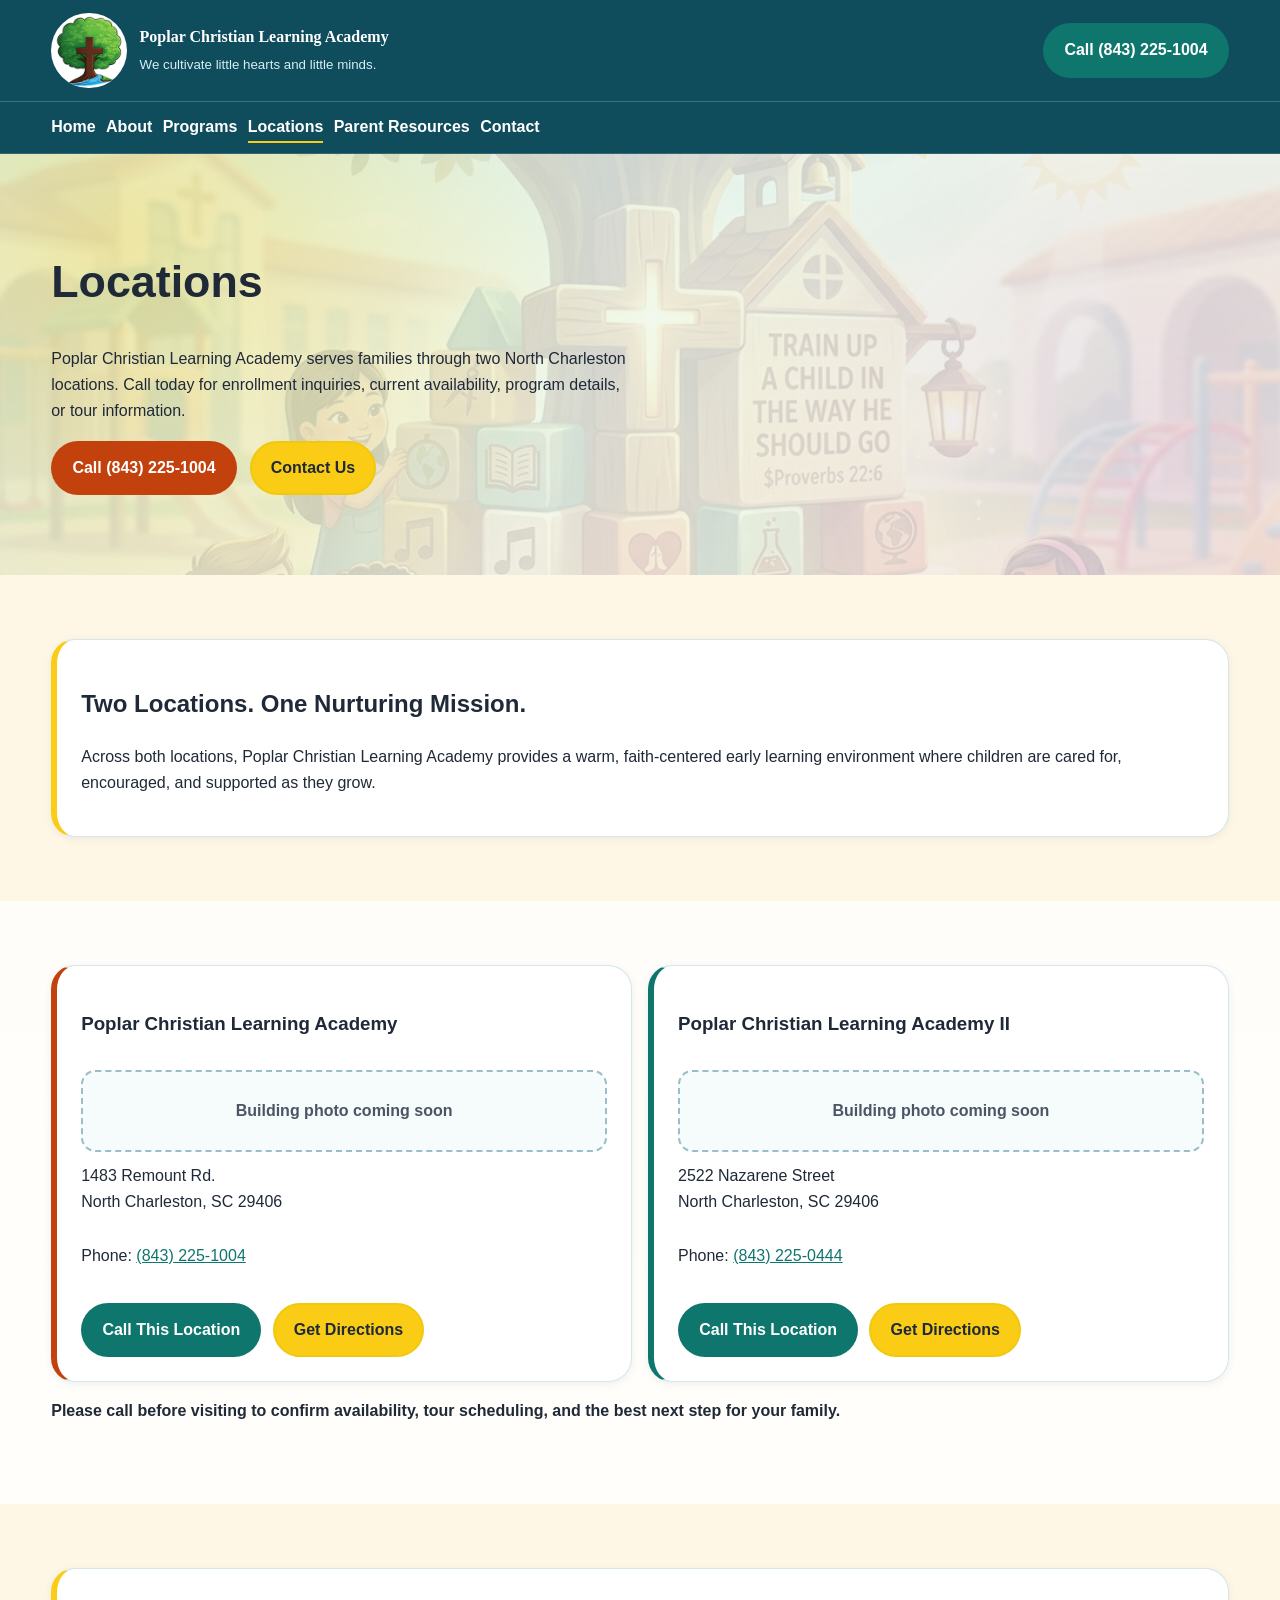
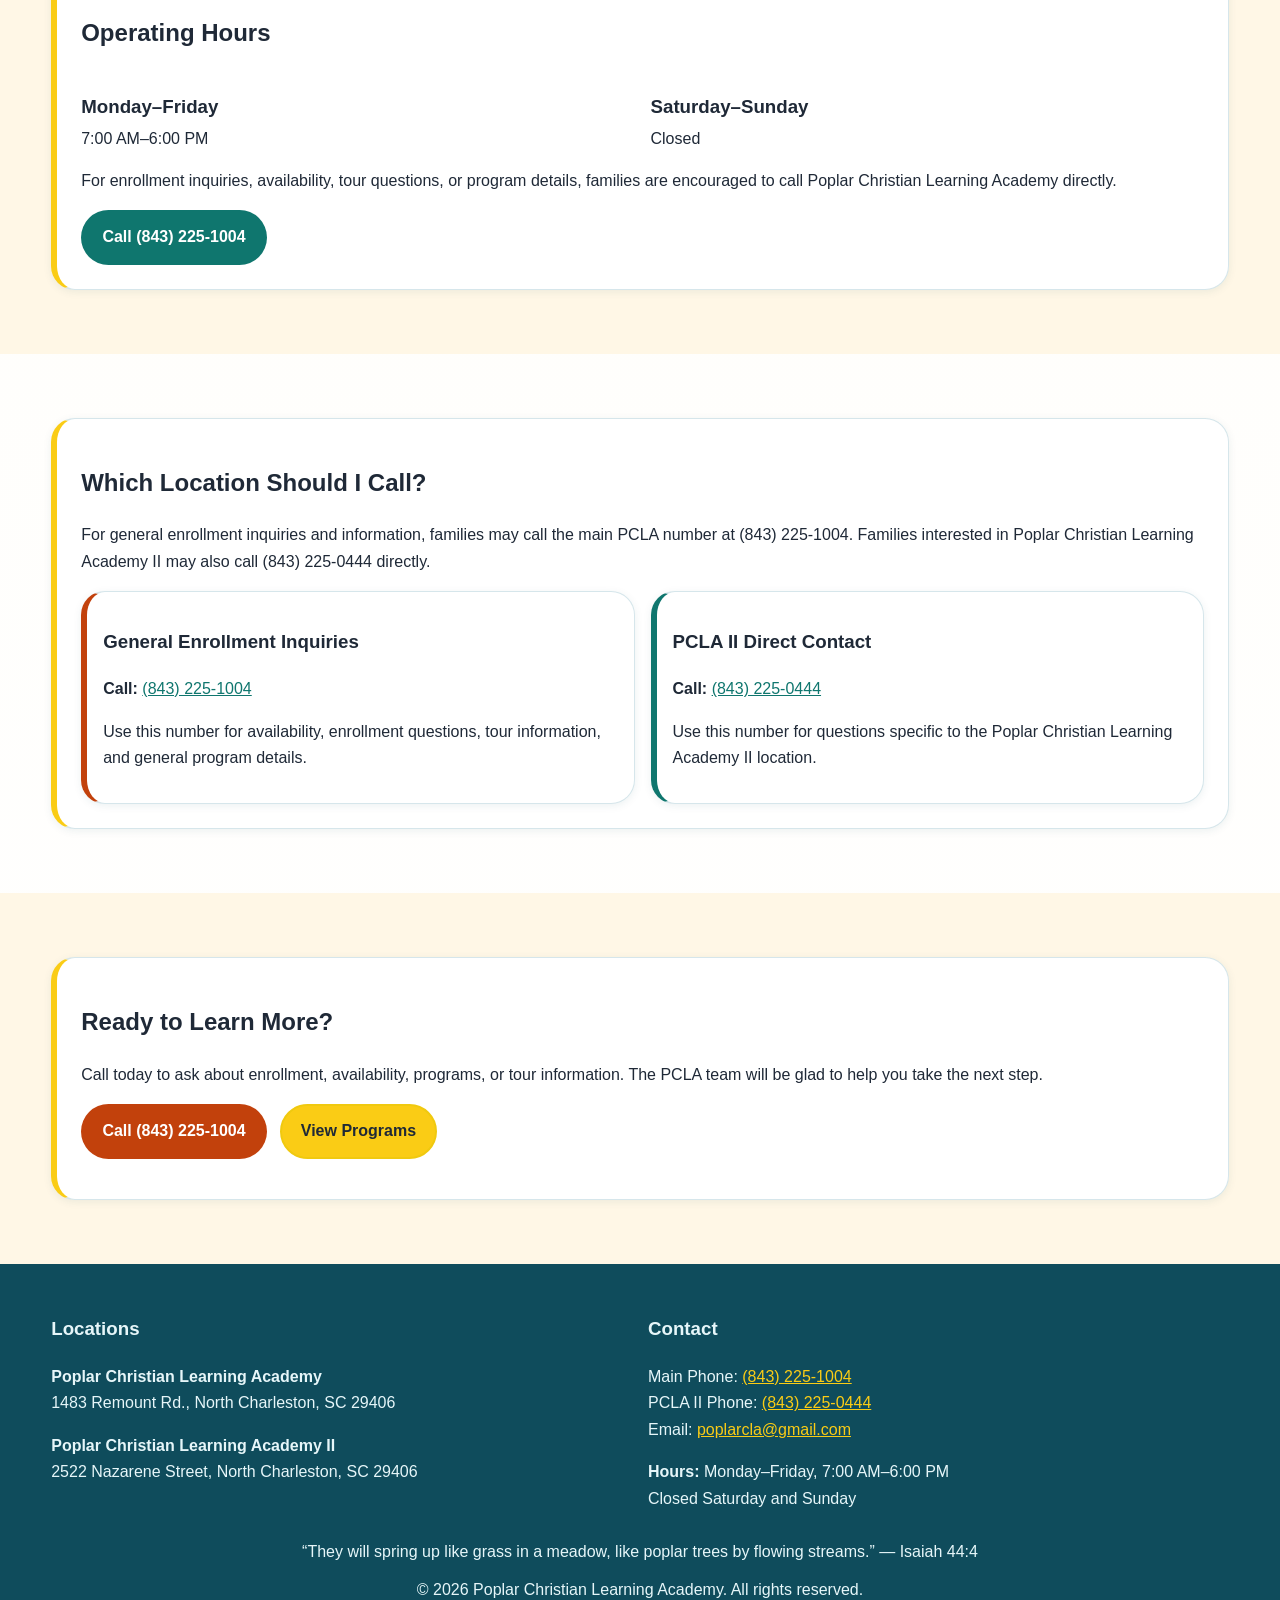
<file: locations.html>
<!DOCTYPE html>
<html lang="en">
<head>
  <meta charset="UTF-8" />
  <meta name="viewport" content="width=device-width, initial-scale=1.0" />
  <meta name="description" content="Find both Poplar Christian Learning Academy locations in North Charleston and call for enrollment inquiries, availability, and tours." />
  <title>Poplar Christian Learning Academy | Locations</title>
  <link rel="stylesheet" href="assets/css/styles.css" />
</head>
<body>
  <a class="skip-link" href="#main-content">Skip to main content</a>
  <header class="site-header">
    <div class="container header-top">
      <a class="brand" href="index.html" aria-label="Poplar Christian Learning Academy Home">
        <img src="assets/images/logo/Poplar_CLA.png" alt="Poplar Christian Learning Academy logo" class="brand-logo" onerror="this.style.display='none'; this.nextElementSibling.style.display='grid';" />
        <span class="brand-fallback" aria-hidden="true">PCLA</span>
        <span class="brand-text"><strong>Poplar Christian Learning Academy</strong><small>We cultivate little hearts and little minds.</small></span>
      </a>
      <a class="btn btn-call desktop-call" href="tel:+18432251004">Call (843) 225-1004</a>
      <button class="menu-toggle" id="menu-toggle" aria-expanded="false" aria-controls="primary-nav" aria-label="Toggle navigation menu"><span></span><span></span><span></span></button>
    </div>
    <nav class="site-nav" id="primary-nav" aria-label="Main navigation">
      <div class="container nav-inner">
        <a href="index.html">Home</a><a href="about.html">About</a><a href="programs.html">Programs</a><a href="locations.html" aria-current="page">Locations</a><a href="parent-resources.html">Parent Resources</a><a href="contact.html">Contact</a>
        <a class="btn btn-call mobile-call" href="tel:+18432251004">Call (843) 225-1004</a>
      </div>
    </nav>
  </header>

  <main id="main-content">
    <section class="section hero">
      <div class="container">
        <h1>Locations</h1>
        <p>Poplar Christian Learning Academy serves families through two North Charleston locations. Call today for enrollment inquiries, current availability, program details, or tour information.</p>
        <div class="hero-actions">
          <a class="btn btn-primary" href="tel:+18432251004">Call (843) 225-1004</a>
          <a class="btn btn-secondary" href="contact.html">Contact Us</a>
        </div>
      </div>
    </section>

    <section class="section">
      <div class="container card">
        <h2>Two Locations. One Nurturing Mission.</h2>
        <p>Across both locations, Poplar Christian Learning Academy provides a warm, faith-centered early learning environment where children are cared for, encouraged, and supported as they grow.</p>
      </div>
    </section>

    <section class="section alt">
      <div class="container">
        <div class="grid cards-2 locations-grid">
          <article class="card location-card">
            <h3>Poplar Christian Learning Academy</h3>
            <div class="location-photo-placeholder" role="img" aria-label="Building photo coming soon for Poplar Christian Learning Academy">Building photo coming soon</div><p class="location-address">1483 Remount Rd.<br />North Charleston, SC 29406</p>
            <p>Phone: <a href="tel:+18432251004">(843) 225-1004</a></p>
            <div class="location-actions">
              <a class="btn btn-primary" href="tel:+18432251004">Call This Location</a>
              <a class="btn btn-secondary" href="https://www.google.com/maps/search/?api=1&amp;query=1483%20Remount%20Rd%20North%20Charleston%20SC%2029406" target="_blank" rel="noopener">Get Directions</a>
            </div>
          </article>
          <article class="card location-card">
            <h3>Poplar Christian Learning Academy II</h3>
            <div class="location-photo-placeholder" role="img" aria-label="Building photo coming soon for Poplar Christian Learning Academy II">Building photo coming soon</div><p class="location-address">2522 Nazarene Street<br />North Charleston, SC 29406</p>
            <p>Phone: <a href="tel:+18432250444">(843) 225-0444</a></p>
            <div class="location-actions">
              <a class="btn btn-primary" href="tel:+18432250444">Call This Location</a>
              <a class="btn btn-secondary" href="https://www.google.com/maps/search/?api=1&amp;query=2522%20Nazarene%20Street%20North%20Charleston%20SC%2029406" target="_blank" rel="noopener">Get Directions</a>
            </div>
          </article>
        </div>
        <p class="locations-note">Please call before visiting to confirm availability, tour scheduling, and the best next step for your family.</p>
      </div>
    </section>

    <section class="section">
      <div class="container card">
        <h2>Operating Hours</h2>
        <div class="hours-grid">
          <div>
            <h3>Monday–Friday</h3>
            <p>7:00 AM–6:00 PM</p>
          </div>
          <div>
            <h3>Saturday–Sunday</h3>
            <p>Closed</p>
          </div>
        </div>
        <p>For enrollment inquiries, availability, tour questions, or program details, families are encouraged to call Poplar Christian Learning Academy directly.</p>
        <a class="btn btn-primary" href="tel:+18432251004">Call (843) 225-1004</a>
      </div>
    </section>

    <section class="section alt">
      <div class="container card">
        <h2>Which Location Should I Call?</h2>
        <p>For general enrollment inquiries and information, families may call the main PCLA number at (843) 225-1004. Families interested in Poplar Christian Learning Academy II may also call (843) 225-0444 directly.</p>
        <div class="grid cards-2 contact-guidance-grid">
          <article class="card mini-card">
            <h3>General Enrollment Inquiries</h3>
            <p><strong>Call:</strong> <a href="tel:+18432251004">(843) 225-1004</a></p>
            <p>Use this number for availability, enrollment questions, tour information, and general program details.</p>
          </article>
          <article class="card mini-card">
            <h3>PCLA II Direct Contact</h3>
            <p><strong>Call:</strong> <a href="tel:+18432250444">(843) 225-0444</a></p>
            <p>Use this number for questions specific to the Poplar Christian Learning Academy II location.</p>
          </article>
        </div>
      </div>
    </section>

    <section class="section">
      <div class="container card enrollment-cta">
        <h2>Ready to Learn More?</h2>
        <p>Call today to ask about enrollment, availability, programs, or tour information. The PCLA team will be glad to help you take the next step.</p>
        <div class="hero-actions">
          <a class="btn btn-primary" href="tel:+18432251004">Call (843) 225-1004</a>
          <a class="btn btn-secondary" href="programs.html">View Programs</a>
        </div>
      </div>
    </section>
  </main>

  <footer class="site-footer">
    <div class="container footer-grid">
      <div><h3>Locations</h3><p><strong>Poplar Christian Learning Academy</strong><br />1483 Remount Rd., North Charleston, SC 29406</p><p><strong>Poplar Christian Learning Academy II</strong><br />2522 Nazarene Street, North Charleston, SC 29406</p></div>
      <div><h3>Contact</h3><p>Main Phone: <a href="tel:+18432251004">(843) 225-1004</a><br />PCLA II Phone: <a href="tel:+18432250444">(843) 225-0444</a><br />Email: <a href="mailto:poplarcla@gmail.com">poplarcla@gmail.com</a></p><p><strong>Hours:</strong> Monday–Friday, 7:00 AM–6:00 PM<br />Closed Saturday and Sunday</p></div>
    </div>
    <p class="scripture">“They will spring up like grass in a meadow, like poplar trees by flowing streams.” — Isaiah 44:4</p>
    <p class="copyright">© 2026 Poplar Christian Learning Academy. All rights reserved.</p>
  </footer>

  <script src="assets/js/main.js"></script>
</body>
</html>
</file>
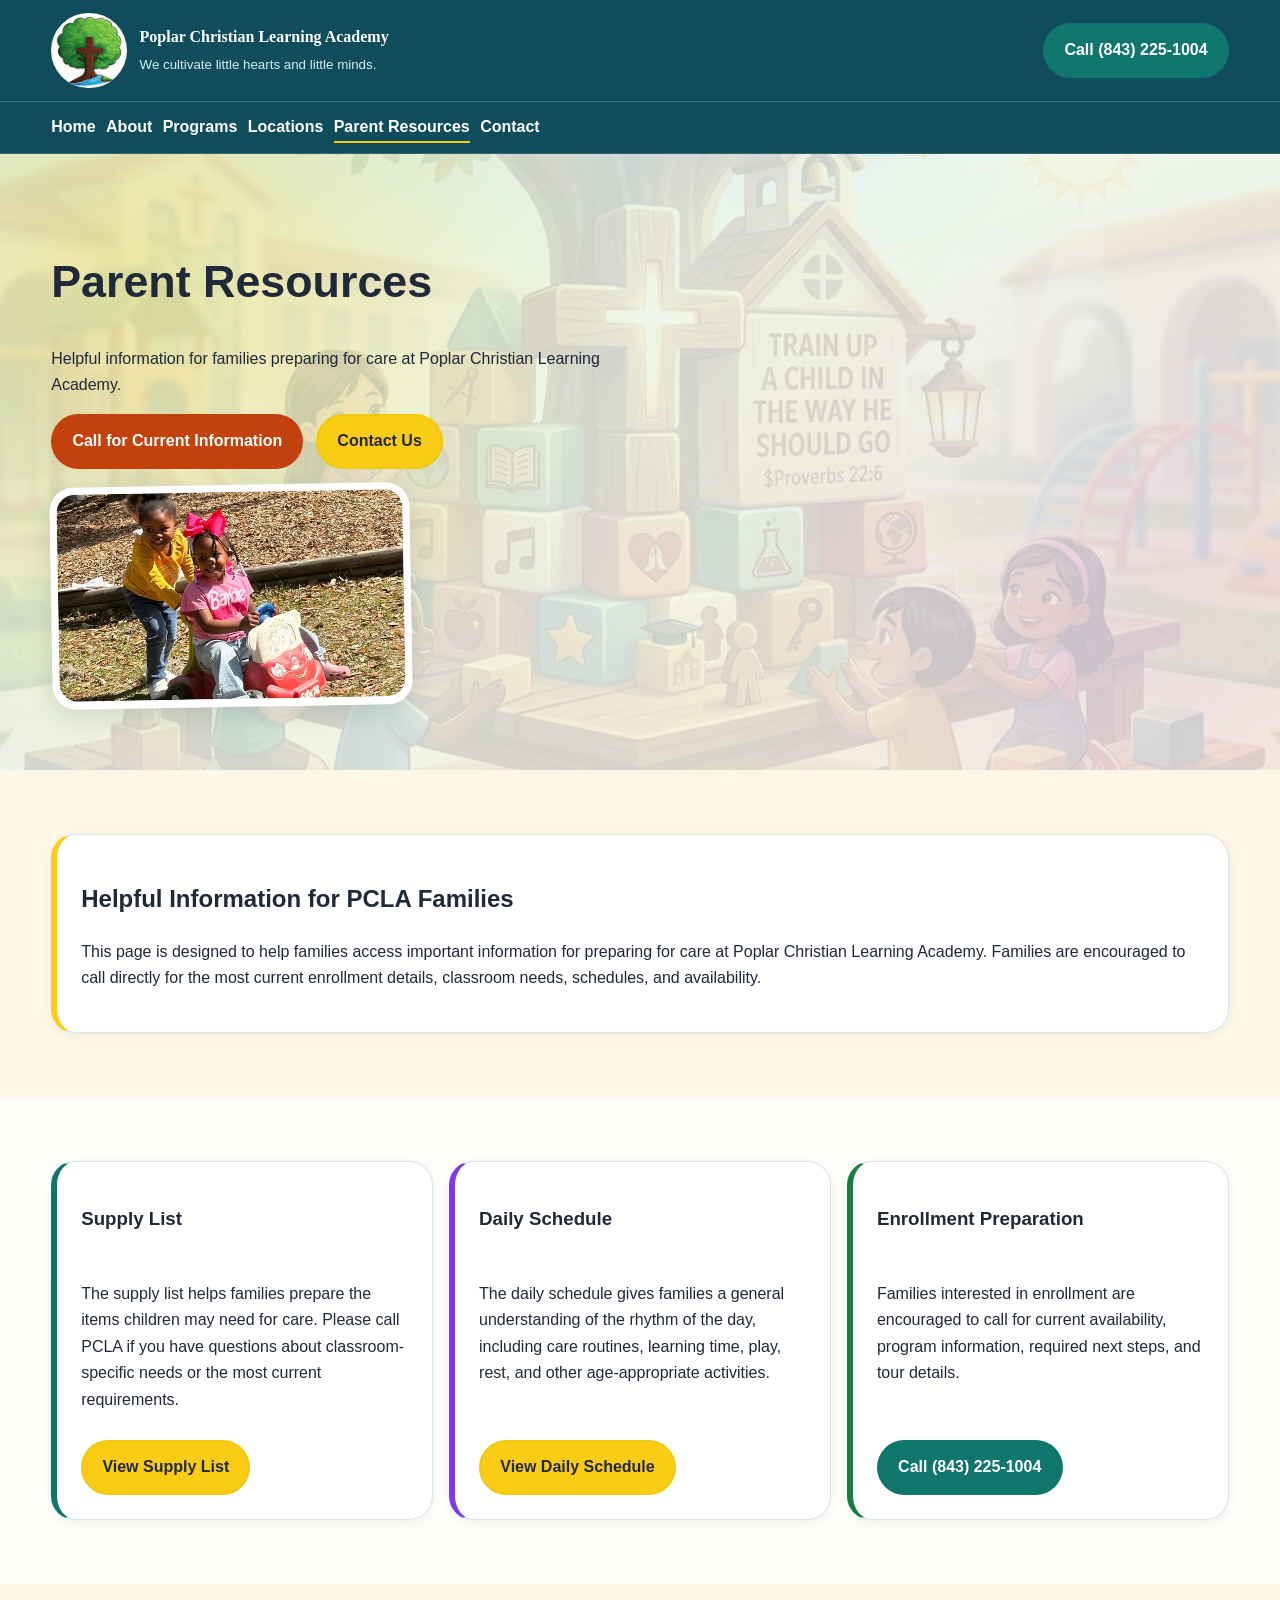
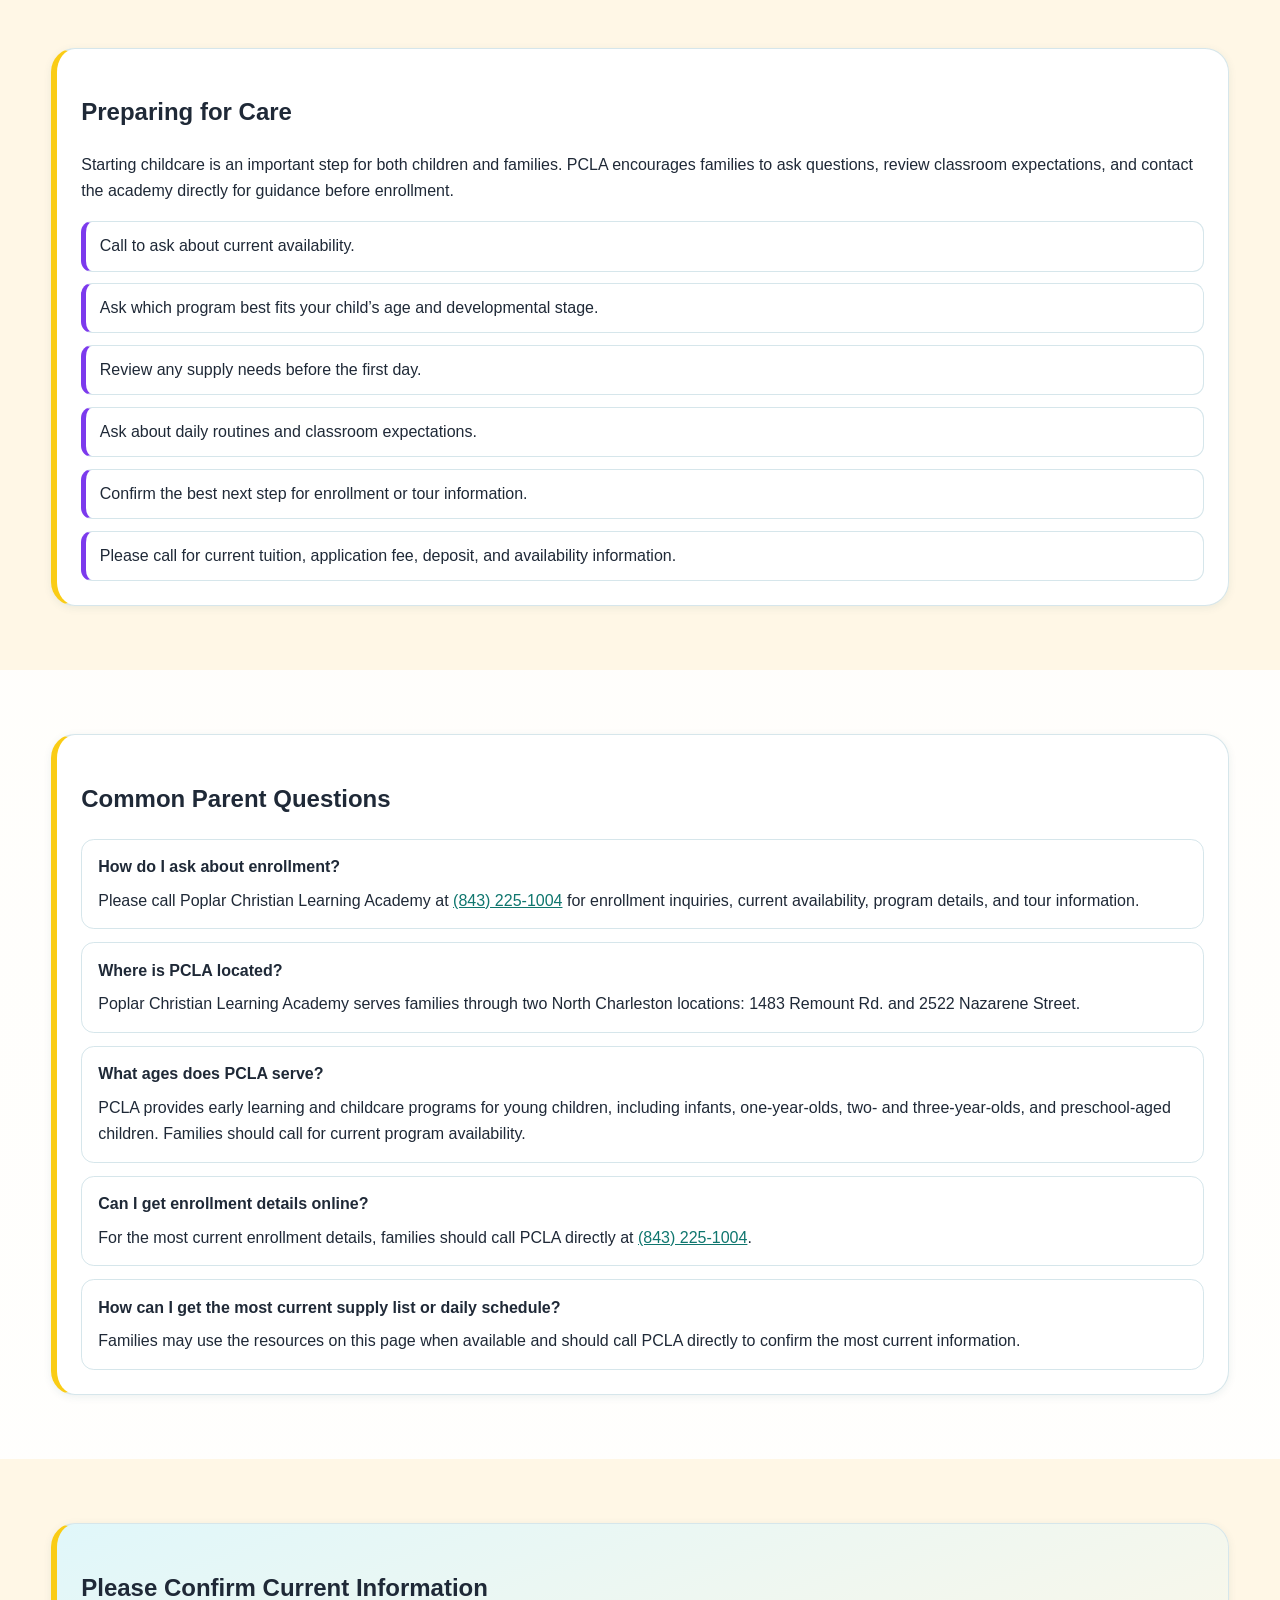
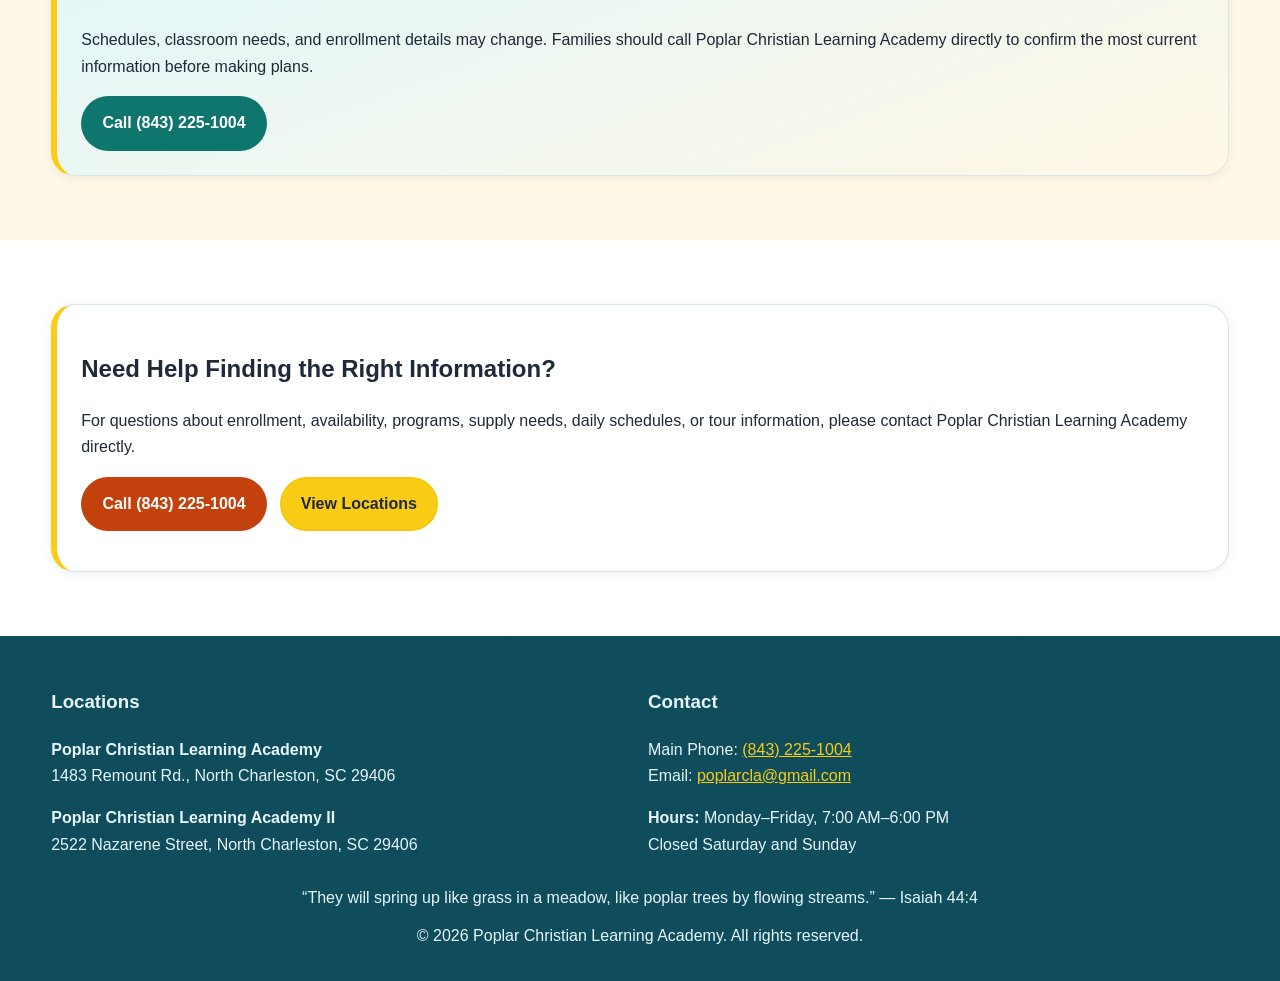
<file: parent-resources.html>
<!DOCTYPE html>
<html lang="en">
<head>
  <meta charset="UTF-8" />
  <meta name="viewport" content="width=device-width, initial-scale=1.0" />
  <meta name="description" content="Access helpful parent resources from Poplar Christian Learning Academy, including supply list and daily schedule links, and call for current information." />
  <title>Poplar Christian Learning Academy | Parent Resources</title>
  <link rel="stylesheet" href="assets/css/styles.css" />
</head>
<body>
  <a class="skip-link" href="#main-content">Skip to main content</a>
  <header class="site-header">
    <div class="container header-top">
      <a class="brand" href="index.html" aria-label="Poplar Christian Learning Academy Home">
        <img src="assets/images/logo/Poplar_CLA.png" alt="Poplar Christian Learning Academy logo" class="brand-logo" onerror="this.style.display='none'; this.nextElementSibling.style.display='grid';" />
        <span class="brand-fallback" aria-hidden="true">PCLA</span>
        <span class="brand-text"><strong>Poplar Christian Learning Academy</strong><small>We cultivate little hearts and little minds.</small></span>
      </a>
      <a class="btn btn-call desktop-call" href="tel:+18432251004">Call (843) 225-1004</a>
      <button class="menu-toggle" id="menu-toggle" aria-expanded="false" aria-controls="primary-nav" aria-label="Toggle navigation menu"><span></span><span></span><span></span></button>
    </div>
    <nav class="site-nav" id="primary-nav" aria-label="Main navigation">
      <div class="container nav-inner">
        <a href="index.html">Home</a><a href="about.html">About</a><a href="programs.html">Programs</a><a href="locations.html">Locations</a><a href="parent-resources.html" aria-current="page">Parent Resources</a><a href="contact.html">Contact</a>
        <a class="btn btn-call mobile-call" href="tel:+18432251004">Call (843) 225-1004</a>
      </div>
    </nav>
  </header>

  <main id="main-content">
    <section class="section hero">
      <div class="container">
        <h1>Parent Resources</h1>
        <p>Helpful information for families preparing for care at Poplar Christian Learning Academy.</p>
        <div class="hero-actions">
          <a class="btn btn-primary" href="tel:+18432251004">Call for Current Information</a>
          <a class="btn btn-secondary" href="contact.html">Contact Us</a>
        </div>
              <figure class="photo-card child-photo program-photo photo-card--tilt-soft"><img src="assets/images/programs/kids_outside2.avif" alt="Children participating in a learning activity at Poplar Christian Learning Academy" loading="lazy" decoding="async" /></figure>
      </div>
    </section>

    <section class="section">
      <div class="container card">
        <h2>Helpful Information for PCLA Families</h2>
        <p>This page is designed to help families access important information for preparing for care at Poplar Christian Learning Academy. Families are encouraged to call directly for the most current enrollment details, classroom needs, schedules, and availability.</p>
      </div>
    </section>

    <section class="section alt">
      <div class="container">
        <div class="grid cards-3 resources-grid">
          <article class="card resource-card">
            <h3>Supply List</h3>
            <p>The supply list helps families prepare the items children may need for care. Please call PCLA if you have questions about classroom-specific needs or the most current requirements.</p>
            <a class="btn btn-secondary" href="assets/docs/pcla_supply_list.pdf" target="_blank" rel="noopener">View Supply List</a>
          </article>
          <article class="card resource-card">
            <h3>Daily Schedule</h3>
            <p>The daily schedule gives families a general understanding of the rhythm of the day, including care routines, learning time, play, rest, and other age-appropriate activities.</p>
            <a class="btn btn-secondary" href="assets/docs/pcla_daily_schedule1.pdf" target="_blank" rel="noopener">View Daily Schedule</a>
          </article>
          <article class="card resource-card">
            <h3>Enrollment Preparation</h3>
            <p>Families interested in enrollment are encouraged to call for current availability, program information, required next steps, and tour details.</p>
            <a class="btn btn-primary" href="tel:+18432251004">Call (843) 225-1004</a>
          </article>
        </div>
      </div>
    </section>

    <section class="section">
      <div class="container card">
        <h2>Preparing for Care</h2>
        <p>Starting childcare is an important step for both children and families. PCLA encourages families to ask questions, review classroom expectations, and contact the academy directly for guidance before enrollment.</p>
        <ul class="prep-checklist" aria-label="Family preparation checklist">
          <li>Call to ask about current availability.</li>
          <li>Ask which program best fits your child’s age and developmental stage.</li>
          <li>Review any supply needs before the first day.</li>
          <li>Ask about daily routines and classroom expectations.</li>
          <li>Confirm the best next step for enrollment or tour information.</li>
          <li>Please call for current tuition, application fee, deposit, and availability information.</li>
        </ul>
      </div>
    </section>

    <section class="section alt">
      <div class="container card">
        <h2>Common Parent Questions</h2>
        <dl class="faq-list">
          <div class="faq-item">
            <dt>How do I ask about enrollment?</dt>
            <dd>Please call Poplar Christian Learning Academy at <a href="tel:+18432251004">(843) 225-1004</a> for enrollment inquiries, current availability, program details, and tour information.</dd>
          </div>
          <div class="faq-item">
            <dt>Where is PCLA located?</dt>
            <dd>Poplar Christian Learning Academy serves families through two North Charleston locations: 1483 Remount Rd. and 2522 Nazarene Street.</dd>
          </div>
          <div class="faq-item">
            <dt>What ages does PCLA serve?</dt>
            <dd>PCLA provides early learning and childcare programs for young children, including infants, one-year-olds, two- and three-year-olds, and preschool-aged children. Families should call for current program availability.</dd>
          </div>
          <div class="faq-item">
            <dt>Can I get enrollment details online?</dt>
            <dd>For the most current enrollment details, families should call PCLA directly at <a href="tel:+18432251004">(843) 225-1004</a>.</dd>
          </div>
          <div class="faq-item">
            <dt>How can I get the most current supply list or daily schedule?</dt>
            <dd>Families may use the resources on this page when available and should call PCLA directly to confirm the most current information.</dd>
          </div>
        </dl>
      </div>
    </section>

    <section class="section">
      <div class="container card resource-note">
        <h2>Please Confirm Current Information</h2>
        <p>Schedules, classroom needs, and enrollment details may change. Families should call Poplar Christian Learning Academy directly to confirm the most current information before making plans.</p>
        <a class="btn btn-primary" href="tel:+18432251004">Call (843) 225-1004</a>
      </div>
    </section>

    <section class="section alt">
      <div class="container card enrollment-cta">
        <h2>Need Help Finding the Right Information?</h2>
        <p>For questions about enrollment, availability, programs, supply needs, daily schedules, or tour information, please contact Poplar Christian Learning Academy directly.</p>
        <div class="hero-actions">
          <a class="btn btn-primary" href="tel:+18432251004">Call (843) 225-1004</a>
          <a class="btn btn-secondary" href="locations.html">View Locations</a>
        </div>
      </div>
    </section>
  </main>

  <footer class="site-footer">
    <div class="container footer-grid">
      <div><h3>Locations</h3><p><strong>Poplar Christian Learning Academy</strong><br />1483 Remount Rd., North Charleston, SC 29406</p><p><strong>Poplar Christian Learning Academy II</strong><br />2522 Nazarene Street, North Charleston, SC 29406</p></div>
      <div><h3>Contact</h3><p>Main Phone: <a href="tel:+18432251004">(843) 225-1004</a><br />Email: <a href="mailto:poplarcla@gmail.com">poplarcla@gmail.com</a></p><p><strong>Hours:</strong> Monday–Friday, 7:00 AM–6:00 PM<br />Closed Saturday and Sunday</p></div>
    </div>
    <p class="scripture">“They will spring up like grass in a meadow, like poplar trees by flowing streams.” — Isaiah 44:4</p>
    <p class="copyright">© 2026 Poplar Christian Learning Academy. All rights reserved.</p>
  </footer>

  <script src="assets/js/main.js"></script>
</body>
</html>
</file>
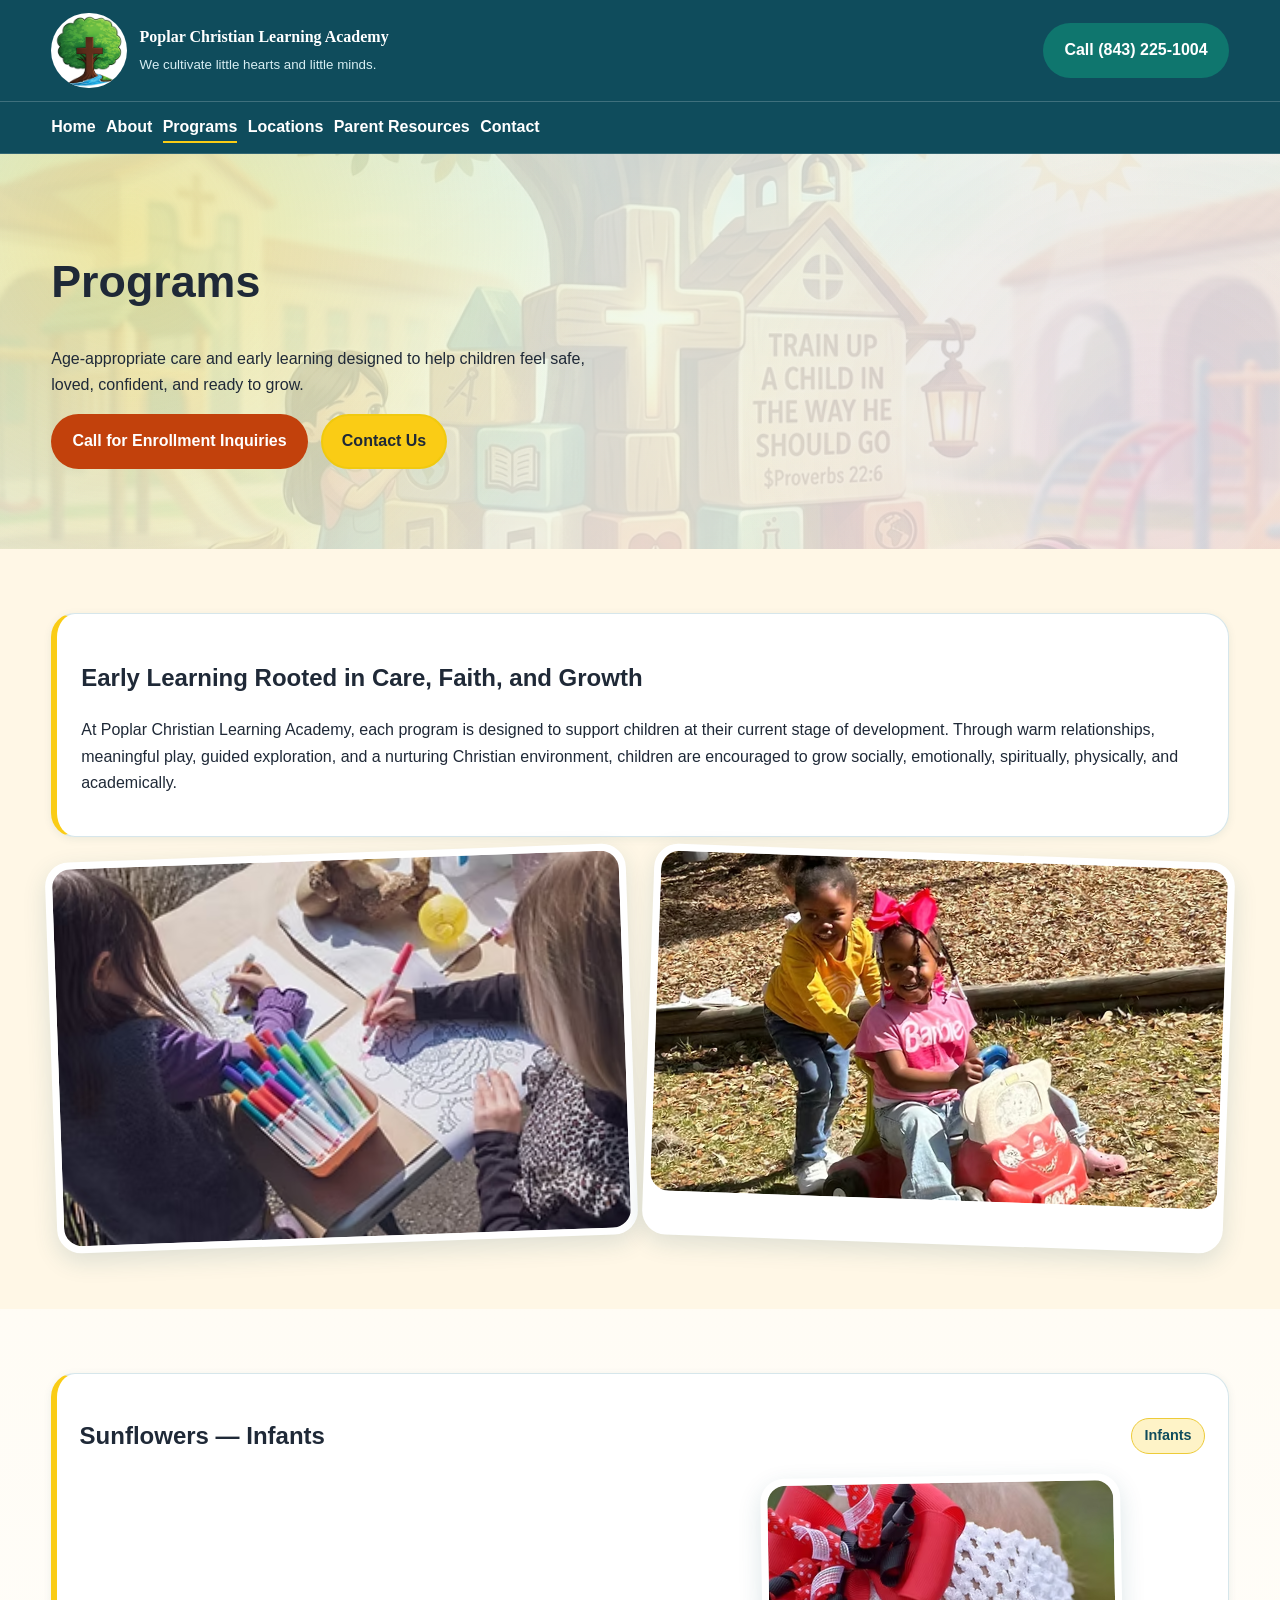
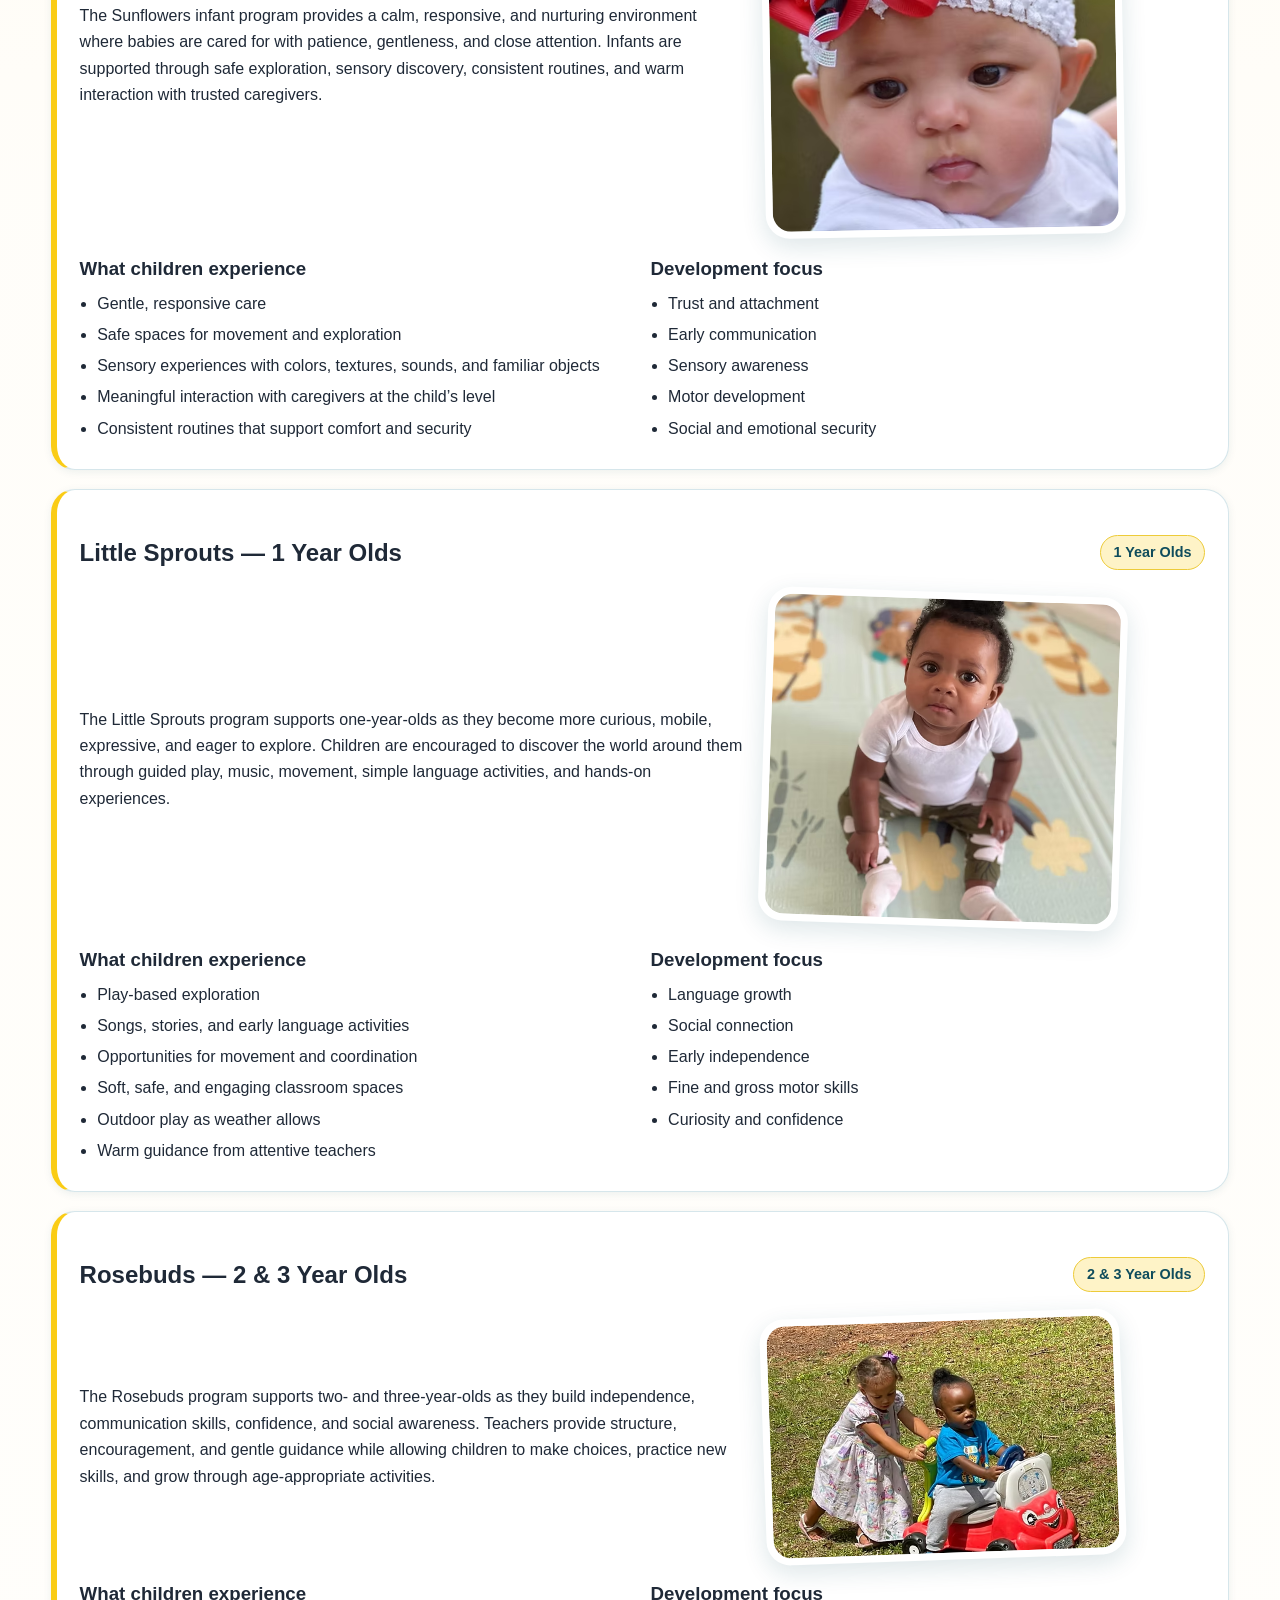
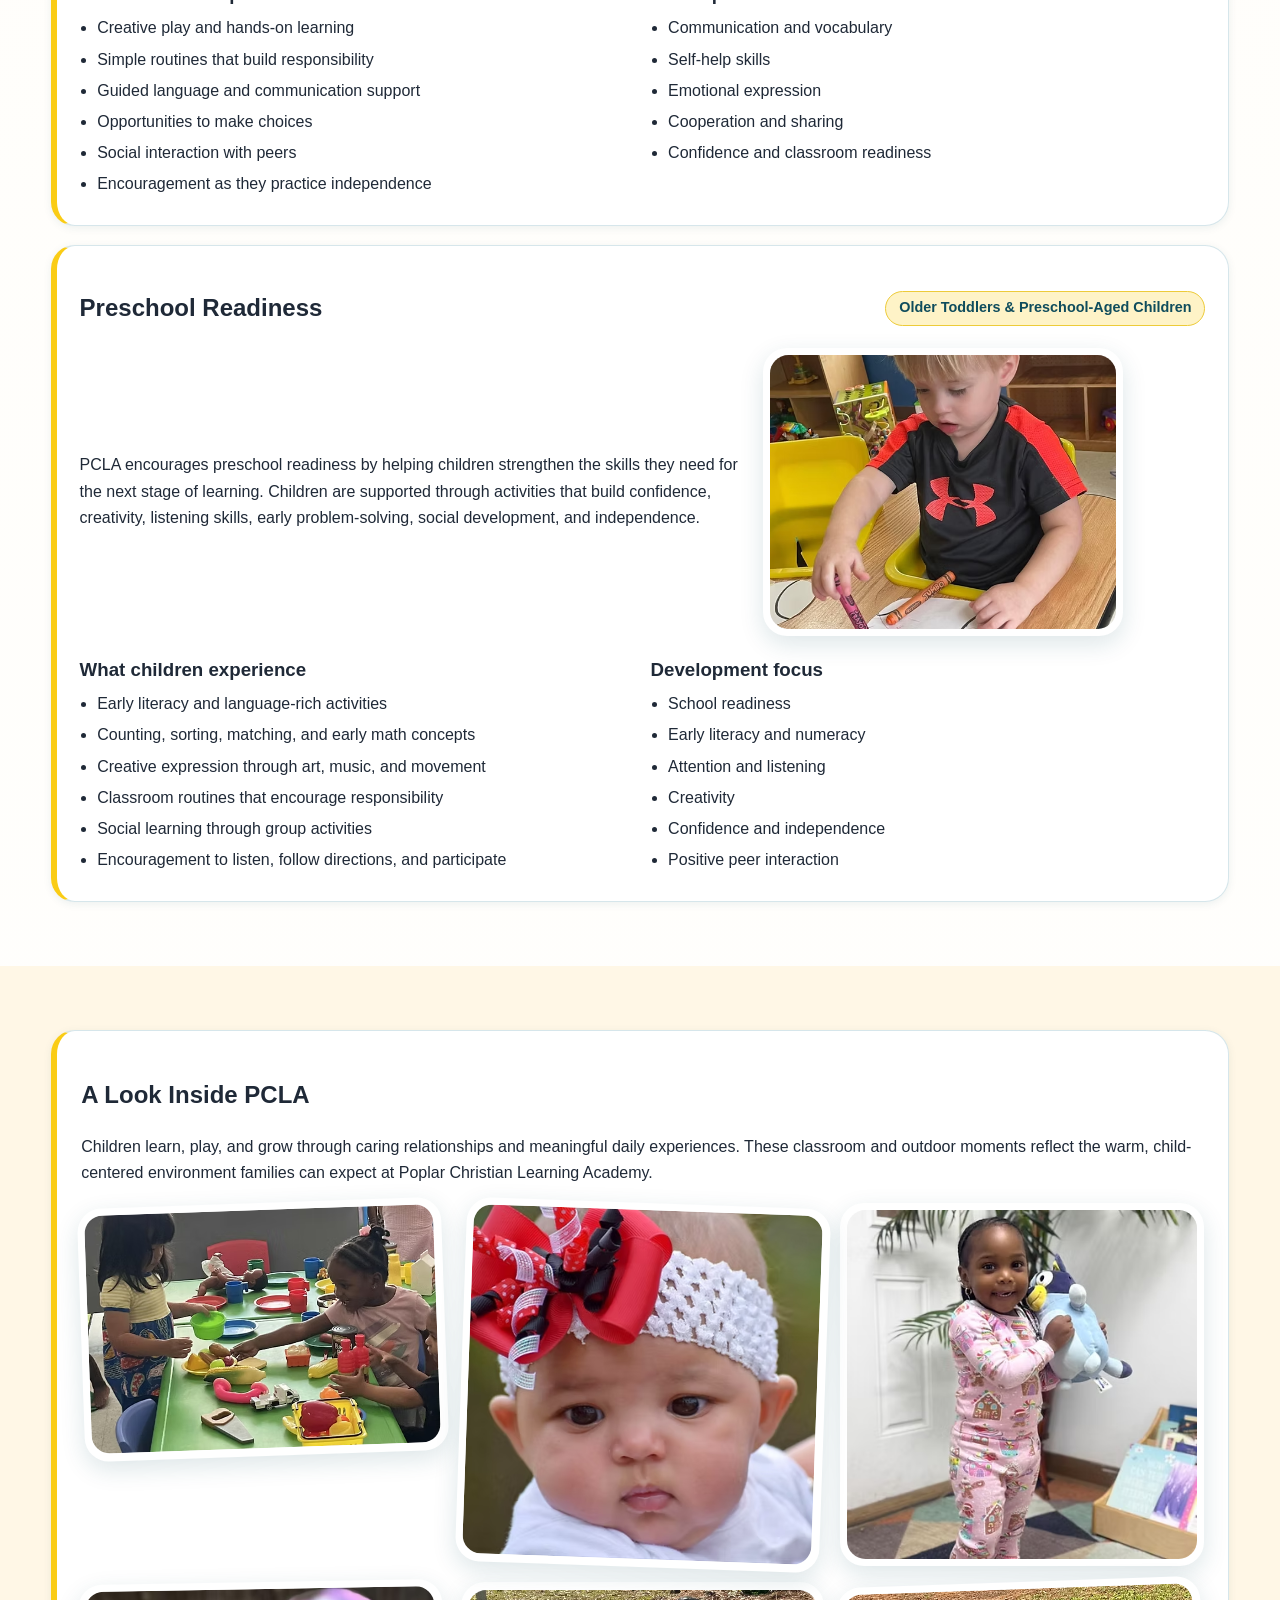
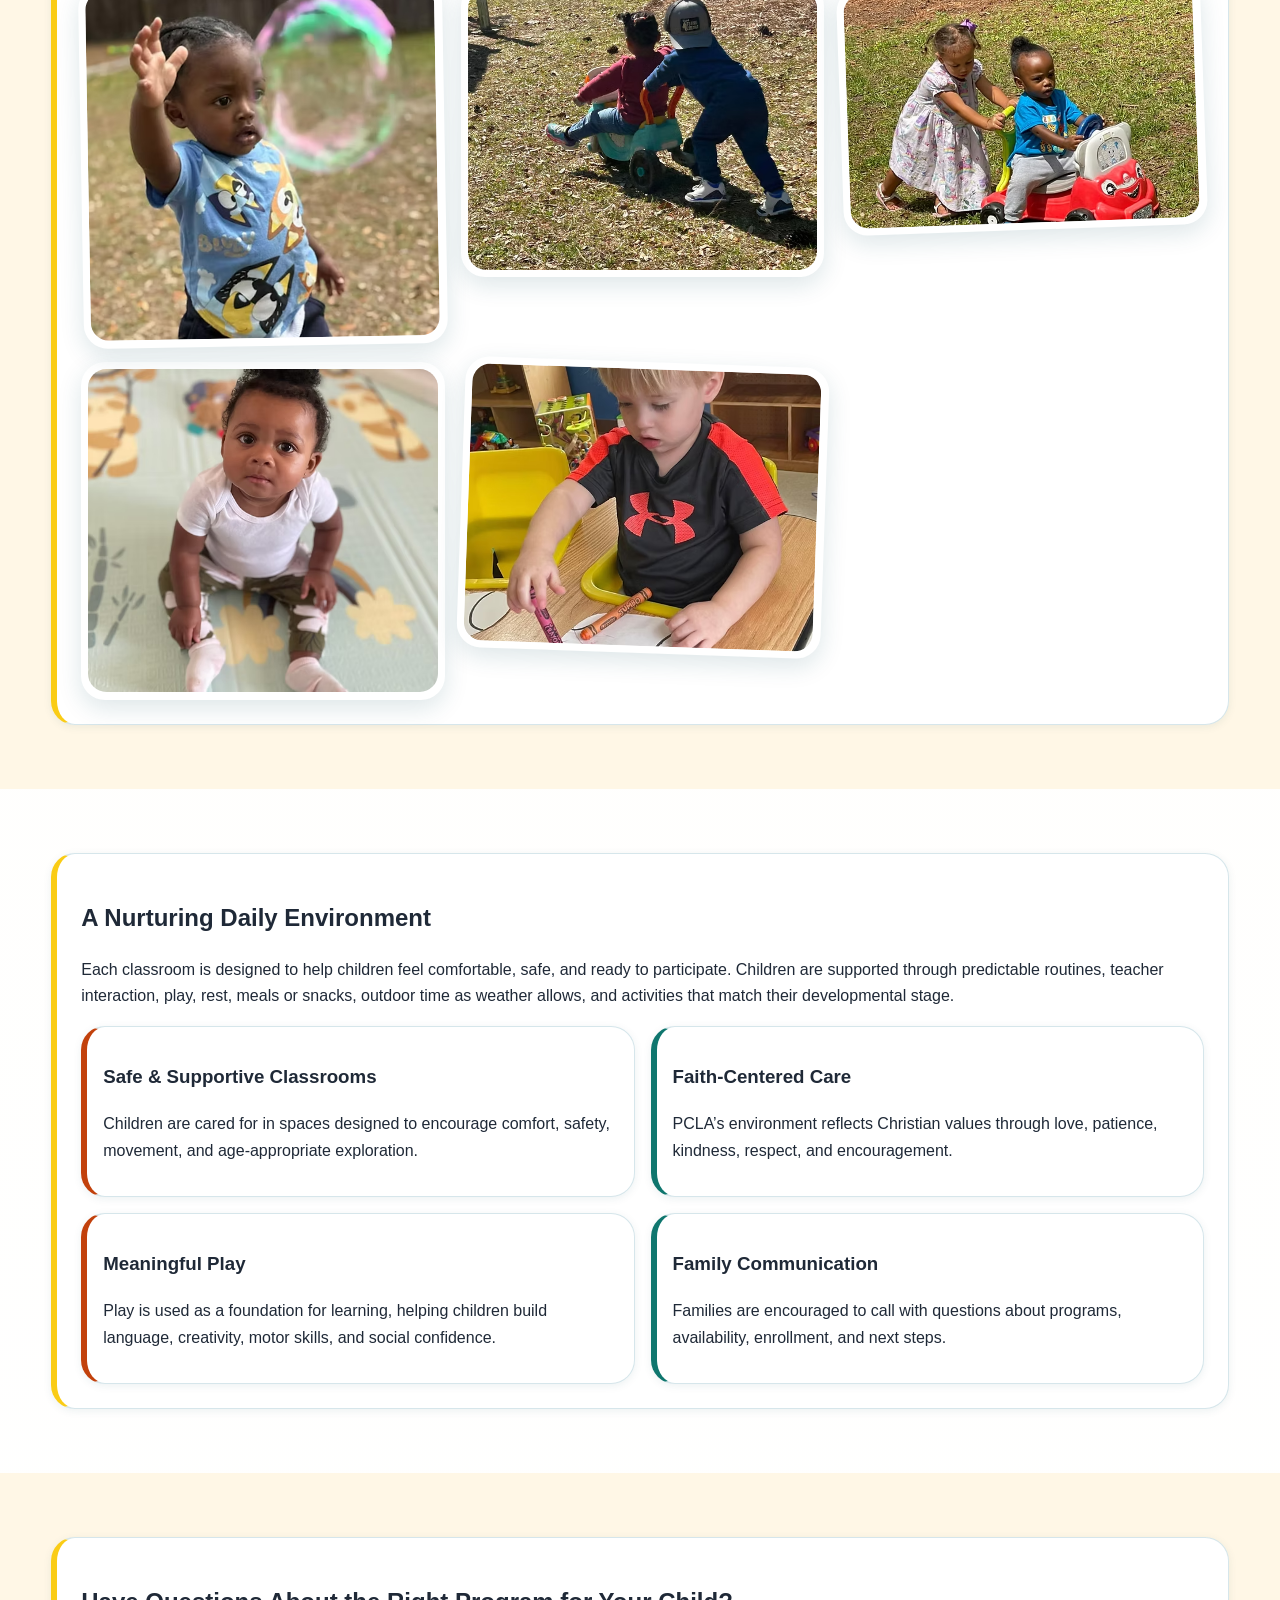
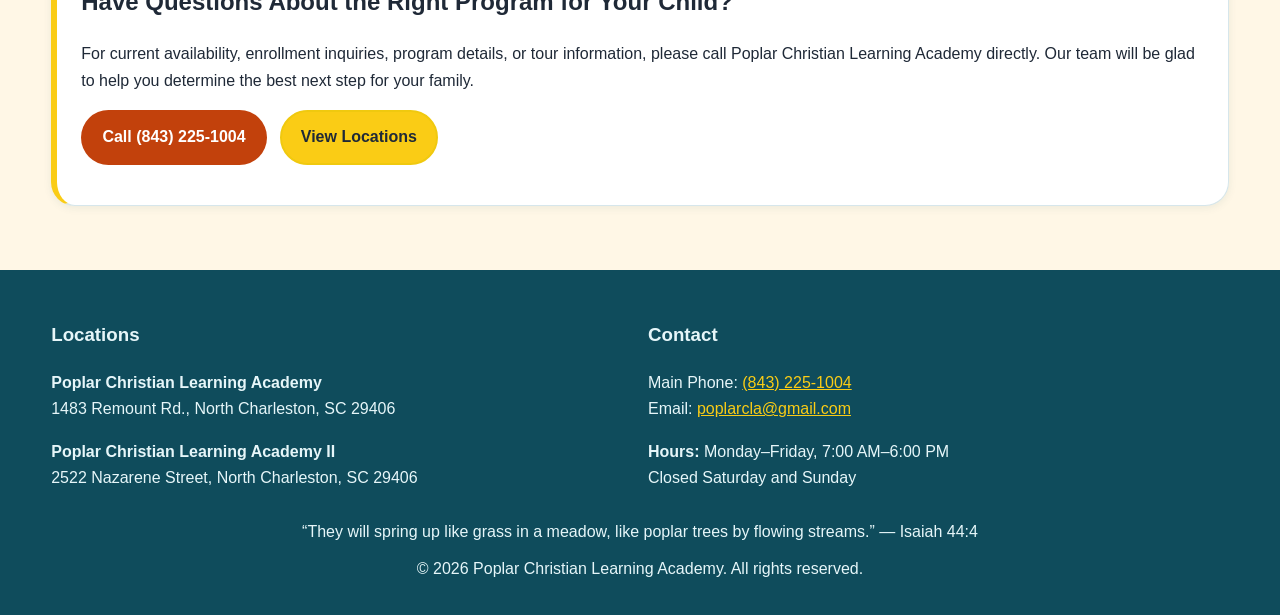
<file: programs.html>
<!DOCTYPE html>
<html lang="en">
<head>
  <meta charset="UTF-8" />
  <meta name="viewport" content="width=device-width, initial-scale=1.0" />
  <meta name="description" content="Explore age-appropriate early learning programs at Poplar Christian Learning Academy for infants through preschool readiness." />
  <title>Poplar Christian Learning Academy | Programs</title>
  <link rel="stylesheet" href="assets/css/styles.css" />
</head>
<body>
  <a class="skip-link" href="#main-content">Skip to main content</a>
  <header class="site-header">
    <div class="container header-top">
      <a class="brand" href="index.html" aria-label="Poplar Christian Learning Academy Home">
        <img src="assets/images/logo/Poplar_CLA.png" alt="Poplar Christian Learning Academy logo" class="brand-logo" onerror="this.style.display='none'; this.nextElementSibling.style.display='grid';" />
        <span class="brand-fallback" aria-hidden="true">PCLA</span>
        <span class="brand-text"><strong>Poplar Christian Learning Academy</strong><small>We cultivate little hearts and little minds.</small></span>
      </a>
      <a class="btn btn-call desktop-call" href="tel:+18432251004">Call (843) 225-1004</a>
      <button class="menu-toggle" id="menu-toggle" aria-expanded="false" aria-controls="primary-nav" aria-label="Toggle navigation menu"><span></span><span></span><span></span></button>
    </div>
    <nav class="site-nav" id="primary-nav" aria-label="Main navigation">
      <div class="container nav-inner">
        <a href="index.html">Home</a><a href="about.html">About</a><a href="programs.html" aria-current="page">Programs</a><a href="locations.html">Locations</a><a href="parent-resources.html">Parent Resources</a><a href="contact.html">Contact</a>
        <a class="btn btn-call mobile-call" href="tel:+18432251004">Call (843) 225-1004</a>
      </div>
    </nav>
  </header>

  <main id="main-content">
    <section class="section hero">
      <div class="container">
        <h1>Programs</h1>
        <p>Age-appropriate care and early learning designed to help children feel safe, loved, confident, and ready to grow.</p>
        <div class="hero-actions">
          <a class="btn btn-primary" href="tel:+18432251004">Call for Enrollment Inquiries</a>
          <a class="btn btn-secondary" href="contact.html">Contact Us</a>
        </div>
      </div>
    </section>

    <section class="section">
      <div class="container card">
        <h2>Early Learning Rooted in Care, Faith, and Growth</h2>
        <p>At Poplar Christian Learning Academy, each program is designed to support children at their current stage of development. Through warm relationships, meaningful play, guided exploration, and a nurturing Christian environment, children are encouraged to grow socially, emotionally, spiritually, physically, and academically.</p>
      </div>
      <div class="container programs-photo-strip">
        <figure class="photo-card child-photo photo-card--tilt-left">
          <img src="assets/images/programs/kids_coloring.avif" alt="Children participating in an activity at Poplar Christian Learning Academy" loading="lazy" decoding="async" />
        </figure>
        <figure class="photo-card child-photo photo-card--tilt-right">
          <img src="assets/images/programs/kids_outside2.avif" alt="Children at Poplar Christian Learning Academy" loading="lazy" decoding="async" />
        </figure>
      </div>
    </section>

    <section class="section alt">
      <div class="container programs-stack">
        <article class="card program-card" id="sunflowers">
          <header class="program-head">
            <h2>Sunflowers — Infants</h2>
            <span class="age-badge">Infants</span>
          </header>
          <div class="program-intro-media"><p>The Sunflowers infant program provides a calm, responsive, and nurturing environment where babies are cared for with patience, gentleness, and close attention. Infants are supported through safe exploration, sensory discovery, consistent routines, and warm interaction with trusted caregivers.</p><figure class="photo-card child-photo program-photo photo-card--tilt-soft"><img src="assets/images/programs/babgirl_redbow.avif" alt="Infant in a nurturing classroom environment at Poplar Christian Learning Academy" loading="lazy" decoding="async" /></figure></div>
          <div class="program-lists grid cards-2">
            <section>
              <h3>What children experience</h3>
              <ul>
                <li>Gentle, responsive care</li>
                <li>Safe spaces for movement and exploration</li>
                <li>Sensory experiences with colors, textures, sounds, and familiar objects</li>
                <li>Meaningful interaction with caregivers at the child’s level</li>
                <li>Consistent routines that support comfort and security</li>
              </ul>
            </section>
            <section>
              <h3>Development focus</h3>
              <ul>
                <li>Trust and attachment</li>
                <li>Early communication</li>
                <li>Sensory awareness</li>
                <li>Motor development</li>
                <li>Social and emotional security</li>
              </ul>
            </section>
          </div>
        </article>

        <article class="card program-card" id="little-sprouts">
          <header class="program-head">
            <h2>Little Sprouts — 1 Year Olds</h2>
            <span class="age-badge">1 Year Olds</span>
          </header>
          <div class="program-intro-media"><p>The Little Sprouts program supports one-year-olds as they become more curious, mobile, expressive, and eager to explore. Children are encouraged to discover the world around them through guided play, music, movement, simple language activities, and hands-on experiences.</p><figure class="photo-card child-photo program-photo photo-card--tilt-right"><img src="assets/images/programs/lilbaby.avif" alt="Children participating in a learning activity at Poplar Christian Learning Academy" loading="lazy" decoding="async" /></figure></div>
          <div class="program-lists grid cards-2">
            <section>
              <h3>What children experience</h3>
              <ul>
                <li>Play-based exploration</li>
                <li>Songs, stories, and early language activities</li>
                <li>Opportunities for movement and coordination</li>
                <li>Soft, safe, and engaging classroom spaces</li>
                <li>Outdoor play as weather allows</li>
                <li>Warm guidance from attentive teachers</li>
              </ul>
            </section>
            <section>
              <h3>Development focus</h3>
              <ul>
                <li>Language growth</li>
                <li>Social connection</li>
                <li>Early independence</li>
                <li>Fine and gross motor skills</li>
                <li>Curiosity and confidence</li>
              </ul>
            </section>
          </div>
        </article>

        <article class="card program-card" id="rosebuds">
          <header class="program-head">
            <h2>Rosebuds — 2 &amp; 3 Year Olds</h2>
            <span class="age-badge">2 &amp; 3 Year Olds</span>
          </header>
          <div class="program-intro-media"><p>The Rosebuds program supports two- and three-year-olds as they build independence, communication skills, confidence, and social awareness. Teachers provide structure, encouragement, and gentle guidance while allowing children to make choices, practice new skills, and grow through age-appropriate activities.</p><figure class="photo-card child-photo program-photo photo-card--tilt-left"><img src="assets/images/programs/kids_outside3.avif" alt="Children spending time outdoors at Poplar Christian Learning Academy" loading="lazy" decoding="async" /></figure></div>
          <div class="program-lists grid cards-2">
            <section>
              <h3>What children experience</h3>
              <ul>
                <li>Creative play and hands-on learning</li>
                <li>Simple routines that build responsibility</li>
                <li>Guided language and communication support</li>
                <li>Opportunities to make choices</li>
                <li>Social interaction with peers</li>
                <li>Encouragement as they practice independence</li>
              </ul>
            </section>
            <section>
              <h3>Development focus</h3>
              <ul>
                <li>Communication and vocabulary</li>
                <li>Self-help skills</li>
                <li>Emotional expression</li>
                <li>Cooperation and sharing</li>
                <li>Confidence and classroom readiness</li>
              </ul>
            </section>
          </div>
        </article>

        <article class="card program-card" id="preschool-readiness">
          <header class="program-head">
            <h2>Preschool Readiness</h2>
            <span class="age-badge">Older Toddlers &amp; Preschool-Aged Children</span>
          </header>
          <div class="program-intro-media"><p>PCLA encourages preschool readiness by helping children strengthen the skills they need for the next stage of learning. Children are supported through activities that build confidence, creativity, listening skills, early problem-solving, social development, and independence.</p><figure class="photo-card child-photo program-photo"><img src="assets/images/programs/lilman_coloring.avif" alt="Child coloring during a classroom activity at Poplar Christian Learning Academy" loading="lazy" decoding="async" /></figure></div>
          <div class="program-lists grid cards-2">
            <section>
              <h3>What children experience</h3>
              <ul>
                <li>Early literacy and language-rich activities</li>
                <li>Counting, sorting, matching, and early math concepts</li>
                <li>Creative expression through art, music, and movement</li>
                <li>Classroom routines that encourage responsibility</li>
                <li>Social learning through group activities</li>
                <li>Encouragement to listen, follow directions, and participate</li>
              </ul>
            </section>
            <section>
              <h3>Development focus</h3>
              <ul>
                <li>School readiness</li>
                <li>Early literacy and numeracy</li>
                <li>Attention and listening</li>
                <li>Creativity</li>
                <li>Confidence and independence</li>
                <li>Positive peer interaction</li>
              </ul>
            </section>
          </div>
        </article>
      </div>
    </section>

    <section class="section">
      <div class="container card">
        <h2>A Look Inside PCLA</h2>
        <p>Children learn, play, and grow through caring relationships and meaningful daily experiences. These classroom and outdoor moments reflect the warm, child-centered environment families can expect at Poplar Christian Learning Academy.</p>
        <div class="photo-row programs-photo-row">
          <figure class="photo-card child-photo photo-card--tilt-left">
            <img src="assets/images/programs/3yo_playing.avif" alt="Children spending time together at Poplar Christian Learning Academy" loading="lazy" decoding="async" />
          </figure>
          <figure class="photo-card child-photo photo-card--tilt-right">
            <img src="assets/images/programs/babgirl_redbow.avif" alt="Child at Poplar Christian Learning Academy" loading="lazy" decoding="async" />
          </figure>
          <figure class="photo-card child-photo">
            <img src="assets/images/programs/babygirl_bluey.avif" alt="Child participating in care at Poplar Christian Learning Academy" loading="lazy" decoding="async" />
          </figure>
          <figure class="photo-card child-photo photo-card--tilt-soft">
            <img src="assets/images/programs/babyboy_blueyshirt.avif" alt="Child in a nurturing learning environment at Poplar Christian Learning Academy" loading="lazy" decoding="async" />
          </figure>
          <figure class="photo-card child-photo">
            <img src="assets/images/programs/kids_outside.avif" alt="Children enjoying outdoor time at Poplar Christian Learning Academy" loading="lazy" decoding="async" />
          </figure>
          <figure class="photo-card child-photo photo-card--tilt-left">
            <img src="assets/images/programs/kids_outside3.avif" alt="Children spending time together at Poplar Christian Learning Academy" loading="lazy" decoding="async" />
          </figure>
          <figure class="photo-card child-photo">
            <img src="assets/images/programs/lilbaby.avif" alt="Infant receiving supportive care at Poplar Christian Learning Academy" loading="lazy" decoding="async" />
          </figure>
          <figure class="photo-card child-photo photo-card--tilt-right">
            <img src="assets/images/programs/lilman_coloring.avif" alt="Child participating in an art activity at Poplar Christian Learning Academy" loading="lazy" decoding="async" />
          </figure>
        </div>
      </div>
    </section>

    <section class="section alt">
      <div class="container">
        <div class="card">
          <h2>A Nurturing Daily Environment</h2>
          <p>Each classroom is designed to help children feel comfortable, safe, and ready to participate. Children are supported through predictable routines, teacher interaction, play, rest, meals or snacks, outdoor time as weather allows, and activities that match their developmental stage.</p>
          <div class="grid cards-2 program-benefits">
            <article class="card mini-card">
              <h3>Safe &amp; Supportive Classrooms</h3>
              <p>Children are cared for in spaces designed to encourage comfort, safety, movement, and age-appropriate exploration.</p>
            </article>
            <article class="card mini-card">
              <h3>Faith-Centered Care</h3>
              <p>PCLA’s environment reflects Christian values through love, patience, kindness, respect, and encouragement.</p>
            </article>
            <article class="card mini-card">
              <h3>Meaningful Play</h3>
              <p>Play is used as a foundation for learning, helping children build language, creativity, motor skills, and social confidence.</p>
            </article>
            <article class="card mini-card">
              <h3>Family Communication</h3>
              <p>Families are encouraged to call with questions about programs, availability, enrollment, and next steps.</p>
            </article>
          </div>
        </div>
      </div>
    </section>

    <section class="section alt">
      <div class="container card enrollment-cta">
        <h2>Have Questions About the Right Program for Your Child?</h2>
        <p>For current availability, enrollment inquiries, program details, or tour information, please call Poplar Christian Learning Academy directly. Our team will be glad to help you determine the best next step for your family.</p>
        <div class="hero-actions">
          <a class="btn btn-primary" href="tel:+18432251004">Call (843) 225-1004</a>
          <a class="btn btn-secondary" href="locations.html">View Locations</a>
        </div>
      </div>
    </section>
  </main>

  <footer class="site-footer">
    <div class="container footer-grid">
      <div><h3>Locations</h3><p><strong>Poplar Christian Learning Academy</strong><br />1483 Remount Rd., North Charleston, SC 29406</p><p><strong>Poplar Christian Learning Academy II</strong><br />2522 Nazarene Street, North Charleston, SC 29406</p></div>
      <div><h3>Contact</h3><p>Main Phone: <a href="tel:+18432251004">(843) 225-1004</a><br />Email: <a href="mailto:poplarcla@gmail.com">poplarcla@gmail.com</a></p><p><strong>Hours:</strong> Monday–Friday, 7:00 AM–6:00 PM<br />Closed Saturday and Sunday</p></div>
    </div>
    <p class="scripture">“They will spring up like grass in a meadow, like poplar trees by flowing streams.” — Isaiah 44:4</p>
    <p class="copyright">© 2026 Poplar Christian Learning Academy. All rights reserved.</p>
  </footer>
  <script src="assets/js/main.js"></script>
</body>
</html>
</file>
<file: assets/css/styles.css>
:root {
  --color-teal-deep: #0F4C5C;
  --color-teal: #0F766E;
  --color-teal-dark: #115E59;
  --color-sunshine: #FACC15;
  --color-sunshine-soft: #FEF3C7;
  --color-coral: #C2410C;
  --color-coral-dark: #9A3412;
  --color-green: #15803D;
  --color-purple: #7C3AED;
  --color-sky: #E0F7FA;
  --color-cream: #FFF7E6;
  --color-lavender: #F3E8FF;
  --color-white: #FFFFFF;
  --color-text: #1F2937;
  --color-muted: #4B5563;
  --radius-sm: 0.5rem;
  --radius-md: 0.9rem;
  --radius-lg: 1.5rem;
  --radius-xl: 2rem;
  --shadow-sm: 0 2px 8px rgba(15, 76, 92, 0.08);
  --shadow-md: 0 8px 24px rgba(15, 76, 92, 0.14);
  --shadow-lg: 0 16px 40px rgba(15, 76, 92, 0.18);
  --transition-fast: 160ms ease;
  --transition-medium: 260ms ease;
  --container-max: 1180px;
  --brand-logo-size: calc(56px * 1.35);

  --bg: var(--color-cream);
  --surface: var(--color-white);
  --text: var(--color-text);
  --primary: var(--color-teal);
  --secondary: var(--color-sunshine);
  --accent: var(--color-coral);
  --border: #c9dce2;
}

* { box-sizing: border-box; }

body {
  margin: 0;
  font-family: "Nunito", "Segoe UI", Arial, Helvetica, sans-serif;
  color: var(--text);
  background:
    linear-gradient(
      180deg,
      rgba(255, 247, 230, 0.84),
      rgba(255, 253, 248, 0.82) 26%,
      rgba(255, 255, 255, 0.88)
    ),
    url("../images/home/poplar_background3.png") center / cover fixed no-repeat;
  line-height: 1.65;
}

a {
  color: var(--color-teal);
  transition: color var(--transition-fast);
  overflow-wrap: anywhere;
}

.container { width: min(var(--container-max), 92%); margin: 0 auto; }
.section { padding: clamp(2.5rem, 5vw, 4rem) 0; }
.alt { background: var(--color-lavender); }

.card {
  background: var(--surface);
  border: 1px solid #d6e6eb;
  border-left: 6px solid var(--color-sunshine);
  border-radius: var(--radius-lg);
  padding: 1.5rem;
  box-shadow: var(--shadow-sm);
  transition: transform var(--transition-medium), box-shadow var(--transition-medium);
}

.card:hover {
  transform: translateY(-4px);
  box-shadow: var(--shadow-md);
}

.site-header {
  background: var(--color-teal-deep);
  border-bottom: 1px solid rgba(255, 255, 255, 0.15);
  position: sticky;
  top: 0;
  z-index: 5;
}

.header-top { display: flex; align-items: center; gap: 1rem; padding: 0.8rem 0; }
.brand { display: flex; align-items: center; gap: 0.8rem; color: var(--color-white); text-decoration: none; }
.brand-logo,
.brand-fallback { width: var(--brand-logo-size); height: var(--brand-logo-size); }
.brand-logo { object-fit: contain; border-radius: 50%; background: #fff; }
.brand-fallback { display: none; place-items: center; border-radius: 50%; background: var(--color-teal); color: #fff; font-weight: 700; }
.brand-text strong { display: block; font-size: 1rem; font-family: Papyrus, "Trebuchet MS", "Segoe UI", cursive; font-weight: 700; }
.brand-text small { color: #d7eef3; }

.menu-toggle {
  margin-left: auto;
  border: 1px solid rgba(255, 255, 255, 0.4);
  background: transparent;
  border-radius: var(--radius-sm);
  padding: .55rem;
  display: grid;
  gap: 4px;
  min-width: 44px;
  min-height: 44px;
}
.menu-toggle span { width: 24px; height: 2px; background: var(--color-white); display: block; }
.site-nav { display: none; border-top: 1px solid rgba(255, 255, 255, 0.2); }
.site-nav.open { display: block; }
.nav-inner { display: flex; flex-direction: column; padding: .7rem 0 1rem; gap: .65rem; }
.nav-inner a {
  text-decoration: none;
  font-weight: 700;
  color: var(--color-white);
  position: relative;
  width: fit-content;
}

.nav-inner a::after {
  content: "";
  position: absolute;
  left: 0;
  bottom: -2px;
  width: 100%;
  height: 2px;
  background: var(--color-sunshine);
  transform: scaleX(0);
  transform-origin: left;
  transition: transform var(--transition-medium);
}

.nav-inner a:hover::after,
.nav-inner a:focus-visible::after,
.nav-inner a[aria-current="page"]::after {
  transform: scaleX(1);
}

.btn {
  display: inline-flex;
  align-items: center;
  justify-content: center;
  text-decoration: none;
  border-radius: 999px;
  padding: .75rem 1.2rem;
  font-weight: 800;
  border: 2px solid transparent;
  transition: transform var(--transition-fast), box-shadow var(--transition-fast), background var(--transition-fast), color var(--transition-fast);
  min-height: 44px;
}

.btn:hover { transform: translateY(-2px); box-shadow: var(--shadow-sm); }
.btn:focus-visible,
.menu-toggle:focus-visible,
.nav-inner a:focus-visible,
.site-footer a:focus-visible,
.form-field input:focus-visible,
.form-field select:focus-visible,
.form-field textarea:focus-visible {
  outline: 3px solid var(--color-sunshine);
  outline-offset: 2px;
}

.btn-primary, .btn-call { background: var(--color-teal); color: #fff; }
.btn-primary:hover, .btn-call:hover { background: var(--color-teal-dark); color: #fff; }

.btn-secondary {
  background: var(--color-sunshine);
  color: var(--color-text);
  border-color: #f0c90f;
}

.btn-secondary:hover { background: #f8d84f; color: var(--color-text); }

.hero .btn-primary,
.cta .btn-primary,
.enrollment-cta .btn-primary {
  background: var(--color-coral);
  color: #fff;
}
.hero .btn-primary:hover,
.cta .btn-primary:hover,
.enrollment-cta .btn-primary:hover { background: var(--color-coral-dark); }

.mobile-call { text-align: center; }
.desktop-call { display: none; margin-left: auto; }

.hero {
  background:
    radial-gradient(circle at 10% 20%, rgba(250, 204, 21, 0.35), transparent 40%),
    radial-gradient(circle at 90% 75%, rgba(124, 58, 237, 0.12), transparent 36%),
    linear-gradient(145deg, rgba(224, 247, 250, 0.82), rgba(255, 247, 230, 0.84)),
    url("../images/home/poplar_background3.png") center / cover fixed no-repeat;
}
.hero h1 { font-size: clamp(1.9rem, 4vw, 2.8rem); line-height: 1.2; }
.hero p { max-width: 65ch; }
.hero-actions { display: flex; flex-wrap: wrap; gap: .8rem; margin: 1rem 0; }
.hero-phone { font-weight: 700; }

.home-hero h1 { font-size: calc(clamp(1.9rem, 4vw, 2.8rem) * 1.15); }

main > section:not(.hero) {
  position: relative;
}

main > section:not(.hero):nth-of-type(even) {
  background: var(--color-cream);
}

main > section:not(.hero):nth-of-type(odd) {
  background: transparent;
}

.grid { display: grid; gap: 1rem; }
.section > .container {
  animation: fadeUp 420ms ease both;
}

@keyframes fadeUp {
  from { opacity: 0; transform: translateY(10px); }
  to { opacity: 1; transform: translateY(0); }
}

.footer-grid { display: grid; gap: 1rem; }
.site-footer { background: var(--color-teal-deep); color: #e6f6f9; padding: 2rem 0; }
.site-footer a { color: var(--color-sunshine); }
.scripture, .copyright { text-align: center; margin: .7rem auto 0; width: min(1000px, 92%); }
.skip-link { position: absolute; left: -999px; }
.skip-link:focus { left: 1rem; top: 1rem; background: #fff; padding: .5rem; z-index: 10; }

.nav-inner a[aria-current="page"] { color: #fff; }

.cards-3 .card:nth-child(3n+1) { border-left-color: var(--color-teal); }
.cards-3 .card:nth-child(3n+2) { border-left-color: var(--color-purple); }
.cards-3 .card:nth-child(3n+3) { border-left-color: var(--color-green); }
.cards-2 .card:nth-child(2n+1) { border-left-color: var(--color-coral); }
.cards-2 .card:nth-child(2n+2) { border-left-color: var(--color-teal); }

.programs-stack { display: grid; gap: 1.2rem; }
.program-card { padding: 1.4rem; }
.program-head { display: flex; flex-wrap: wrap; justify-content: space-between; gap: 0.6rem; align-items: center; }
.age-badge {
  display: inline-block;
  border: 1px solid #edcb39;
  background: var(--color-sunshine-soft);
  color: var(--color-teal-deep);
  border-radius: 999px;
  padding: 0.3rem 0.8rem;
  font-size: 0.9rem;
  font-weight: 700;
}

.program-lists h3 { margin-bottom: 0.35rem; }
.program-lists ul { margin: 0; padding-left: 1.1rem; }
.program-lists li { margin-bottom: 0.3rem; }
.program-benefits { margin-top: 1rem; }
.mini-card { padding: 1rem; }
.enrollment-cta { text-align: left; }
.locations-grid, .resources-grid, .contact-options-grid { align-items: stretch; }
.location-card, .resource-card, .contact-option-card { display: flex; flex-direction: column; gap: 0.7rem; }
.location-address { margin: 0; }
.location-actions { display: flex; flex-wrap: wrap; gap: 0.7rem; margin-top: 0.4rem; }
.locations-note { margin-top: 1rem; font-weight: 700; }

.hours-grid { display: grid; gap: 1rem; margin-bottom: 1rem; }
.hours-grid h3 { margin-bottom: 0.2rem; }
.hours-grid p { margin: 0; }
.contact-guidance-grid { margin-top: 1rem; }
.about-story-grid { display: grid; gap: 1rem; align-items: start; }
.about-highlight { background: linear-gradient(160deg, var(--color-sky), var(--color-lavender)); }
.about-highlight h3 { margin-top: 0; }
.about-highlight ul { margin: 0; padding-left: 1.2rem; }
.about-highlight li { margin-bottom: 0.35rem; }
.about-values-grid, .about-expect-grid, .about-location-grid, .about-leadership-grid { margin-top: 1rem; }
.about-leader-card { text-align: center; }


.leader-photo {
  width: min(180px, 70vw);
  margin: 0 auto 0.9rem;
  border-radius: var(--radius-lg);
  overflow: hidden;
  background: var(--color-white);
  box-shadow: var(--shadow-sm);
}

.leader-photo img {
  display: block;
  width: 100%;
  height: auto;
  aspect-ratio: 4 / 5;
  object-fit: cover;
  object-position: center top;
  border-radius: var(--radius-lg);
}

.image-position-top { object-position: center top; }
.image-position-center { object-position: center center; }
.image-position-lower { object-position: center 68%; }

.photo-card {
  display: block;
  max-width: 100%;
  margin: 0;
  background: var(--color-white);
  border-radius: var(--radius-lg);
  padding: 0.45rem;
  box-shadow: var(--shadow-md);
  overflow: hidden;
}

.photo-card img {
  display: block;
  width: 100%;
  height: auto;
  border-radius: calc(var(--radius-lg) - 0.35rem);
}

.child-photo img {
  width: 100%;
  height: auto;
  object-fit: contain;
}

.child-photo--cover img {
  aspect-ratio: 4 / 3;
  object-fit: cover;
  object-position: center center;
}

.photo-card--tilt-left { transform: rotate(-2deg); }
.photo-card--tilt-right { transform: rotate(2deg); }
.photo-card--tilt-soft { transform: rotate(-1deg); }

.about-family-figure { margin-top: 1rem; }
.about-family-figure .photo-card { max-width: min(520px, 100%); }
.programs-photo-strip { display: grid; gap: 1rem; margin-top: 1rem; }
.photo-row { display: grid; gap: 1rem; align-items: start; }
.programs-photo-row { margin-top: 1rem; }
.homepage-photo { margin-top: 1rem; max-width: min(360px, 100%); }

@media (min-width: 800px) {
  .programs-photo-strip { grid-template-columns: repeat(2, minmax(0, 1fr)); }
  .photo-row { grid-template-columns: repeat(3, minmax(0, 1fr)); }
}

@media (max-width: 640px) {
  .photo-card--tilt-left,
  .photo-card--tilt-right,
  .photo-card--tilt-soft {
    transform: none;
  }
}

.resource-card .btn, .contact-option-card .btn { margin-top: auto; width: fit-content; }
.prep-checklist { margin: 1rem 0 0; padding: 0; list-style: none; display: grid; gap: 0.7rem; }
.prep-checklist li {
  background: var(--color-white);
  border: 1px solid #d6e6eb;
  border-left: 5px solid var(--color-purple);
  border-radius: 0.7rem;
  padding: 0.7rem 0.85rem;
}

.faq-list { margin: 1rem 0 0; display: grid; gap: 0.8rem; }
.faq-item { border: 1px solid #d6e6eb; background: #fff; border-radius: 0.8rem; padding: 0.9rem 1rem; }
.faq-item dt { font-weight: 700; }
.faq-item dd { margin: 0.45rem 0 0; }
.resource-note { background: linear-gradient(160deg, var(--color-sky), var(--color-cream)); }
.contact-callout { background: var(--color-lavender); border: 1px solid #d9cbf7; border-radius: 0.8rem; padding: 0.75rem 0.9rem; }
.contact-form { margin-top: 1rem; }
.form-grid { display: grid; gap: 1rem; margin-bottom: 1rem; }
.form-field { display: grid; gap: 0.35rem; }
.form-field label, .children-fieldset legend { font-weight: 700; }
.form-field input, .form-field select, .form-field textarea, .children-fields input {
  width: 100%;
  border: 1px solid #bcd9e1;
  border-radius: 0.55rem;
  background: #fff;
  color: var(--text);
  padding: 0.7rem 0.75rem;
  font: inherit;
}
.form-field textarea { resize: vertical; min-height: 130px; }
.form-field input:focus, .form-field select:focus, .form-field textarea:focus, .children-fields input:focus {
  outline: 3px solid #b4e4dd;
  outline-offset: 1px;
  border-color: var(--color-teal);
}
.children-fieldset { border: 1px solid #d6e6eb; border-radius: 0.8rem; padding: 0.8rem; margin: 0 0 1rem; background: #fff; }
.field-help { margin: 0 0 0.8rem; color: var(--color-muted); }
.children-fields { display: grid; gap: 0.7rem; }
.child-fields-row { display: grid; gap: 0.7rem; padding: 0.7rem; border: 1px solid #d6e6eb; border-radius: 0.7rem; background: #fff; }
.form-message { display: none; margin-bottom: 1rem; border-radius: 0.8rem; padding: 0.75rem 0.9rem; border: 1px solid transparent; }
.form-message.is-success, .form-message.is-error { display: block; }
.form-message.is-success { background: #e9f6ef; border-color: #a8d7bc; }
.form-message.is-error { background: #fceaea; border-color: #e5b2b2; }

@media (min-width: 800px) {
  .menu-toggle, .mobile-call { display: none; }
  .desktop-call { display: inline-flex; }
  .site-nav { display: block; }
  .nav-inner { flex-direction: row; align-items: center; padding: .75rem 0; }
  .nav-inner a:last-child { margin-left: auto; }
  .cards-3 { grid-template-columns: repeat(3, 1fr); }
  .cards-2, .footer-grid { grid-template-columns: repeat(2, 1fr); }
  .hours-grid, .form-grid, .child-fields-row { grid-template-columns: repeat(2, 1fr); }
  .about-story-grid { grid-template-columns: 1.4fr 1fr; }
}


@media (max-width: 768px) {
  body,
  .hero {
    background-attachment: scroll;
  }
}
@media (max-width: 640px) {
  .brand-text small { display: none; }
  .brand-text strong { font-size: 0.92rem; }
}

@media (prefers-reduced-motion: reduce) {
  *, *::before, *::after {
    animation: none !important;
    transition-duration: 0.01ms !important;
    scroll-behavior: auto !important;
  }
  .card:hover,
  .btn:hover,
  .photo-card,
  .photo-card--tilt-left,
  .photo-card--tilt-right,
  .photo-card--tilt-soft { transform: none !important; }
}


.program-intro-media { display: grid; gap: 1.2rem; align-items: center; }
@media (min-width: 820px) { .program-intro-media { grid-template-columns: minmax(0, 1.2fr) minmax(240px, 0.8fr); } }
.program-photo { max-width: min(360px, 100%); }
.family-photo-wrap, .about-family-figure { margin-top: 1rem; display: flex; justify-content: center; }
.location-photo-placeholder { border: 2px dashed #9bbdc7; border-radius: var(--radius-md); padding: 1.6rem 1rem; text-align: center; background: #f6fbfc; color: var(--color-muted); font-weight: 700; }
@media (max-width: 640px) { .photo-card:hover { transform: none; } }
@media (prefers-reduced-motion: reduce) { .photo-card, .photo-card:hover, .photo-card--tilt-left, .photo-card--tilt-right, .photo-card--tilt-soft { transform: none !important; transition-duration: 0.01ms !important; } }
</file>
